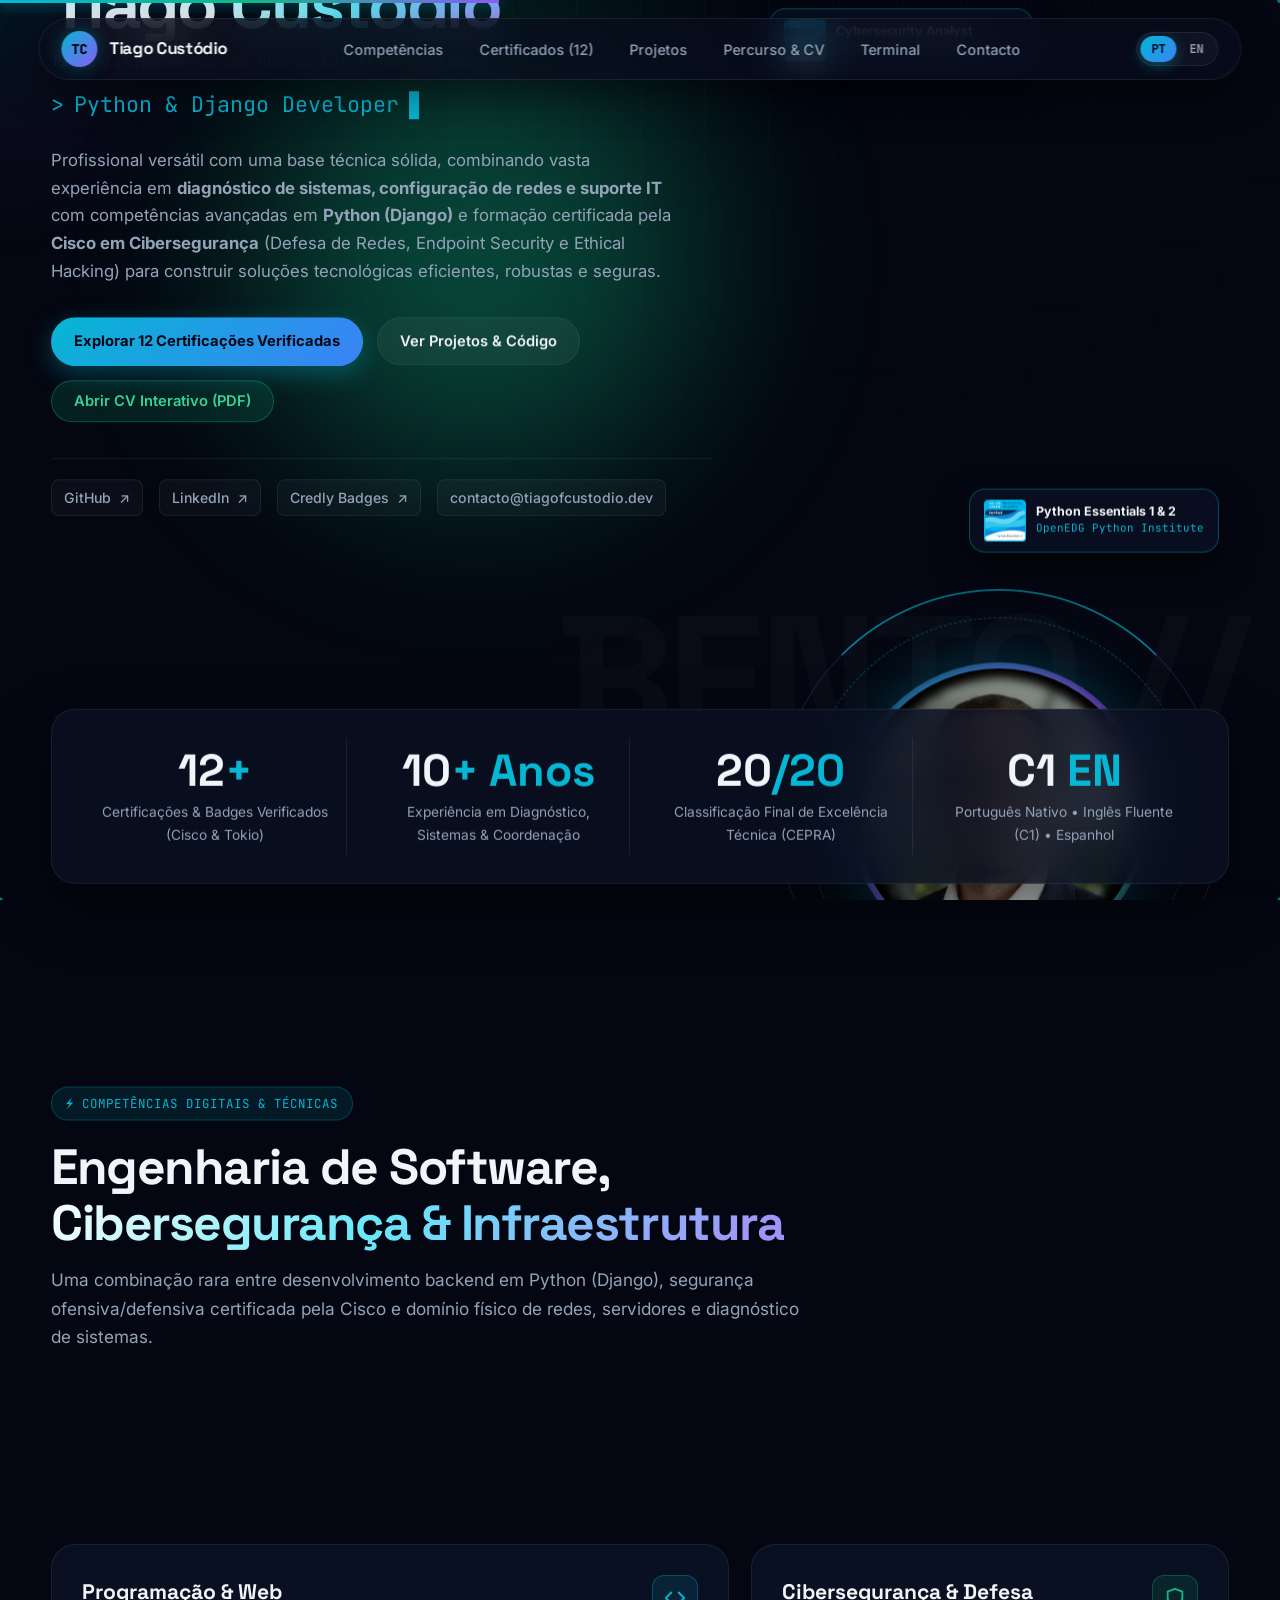
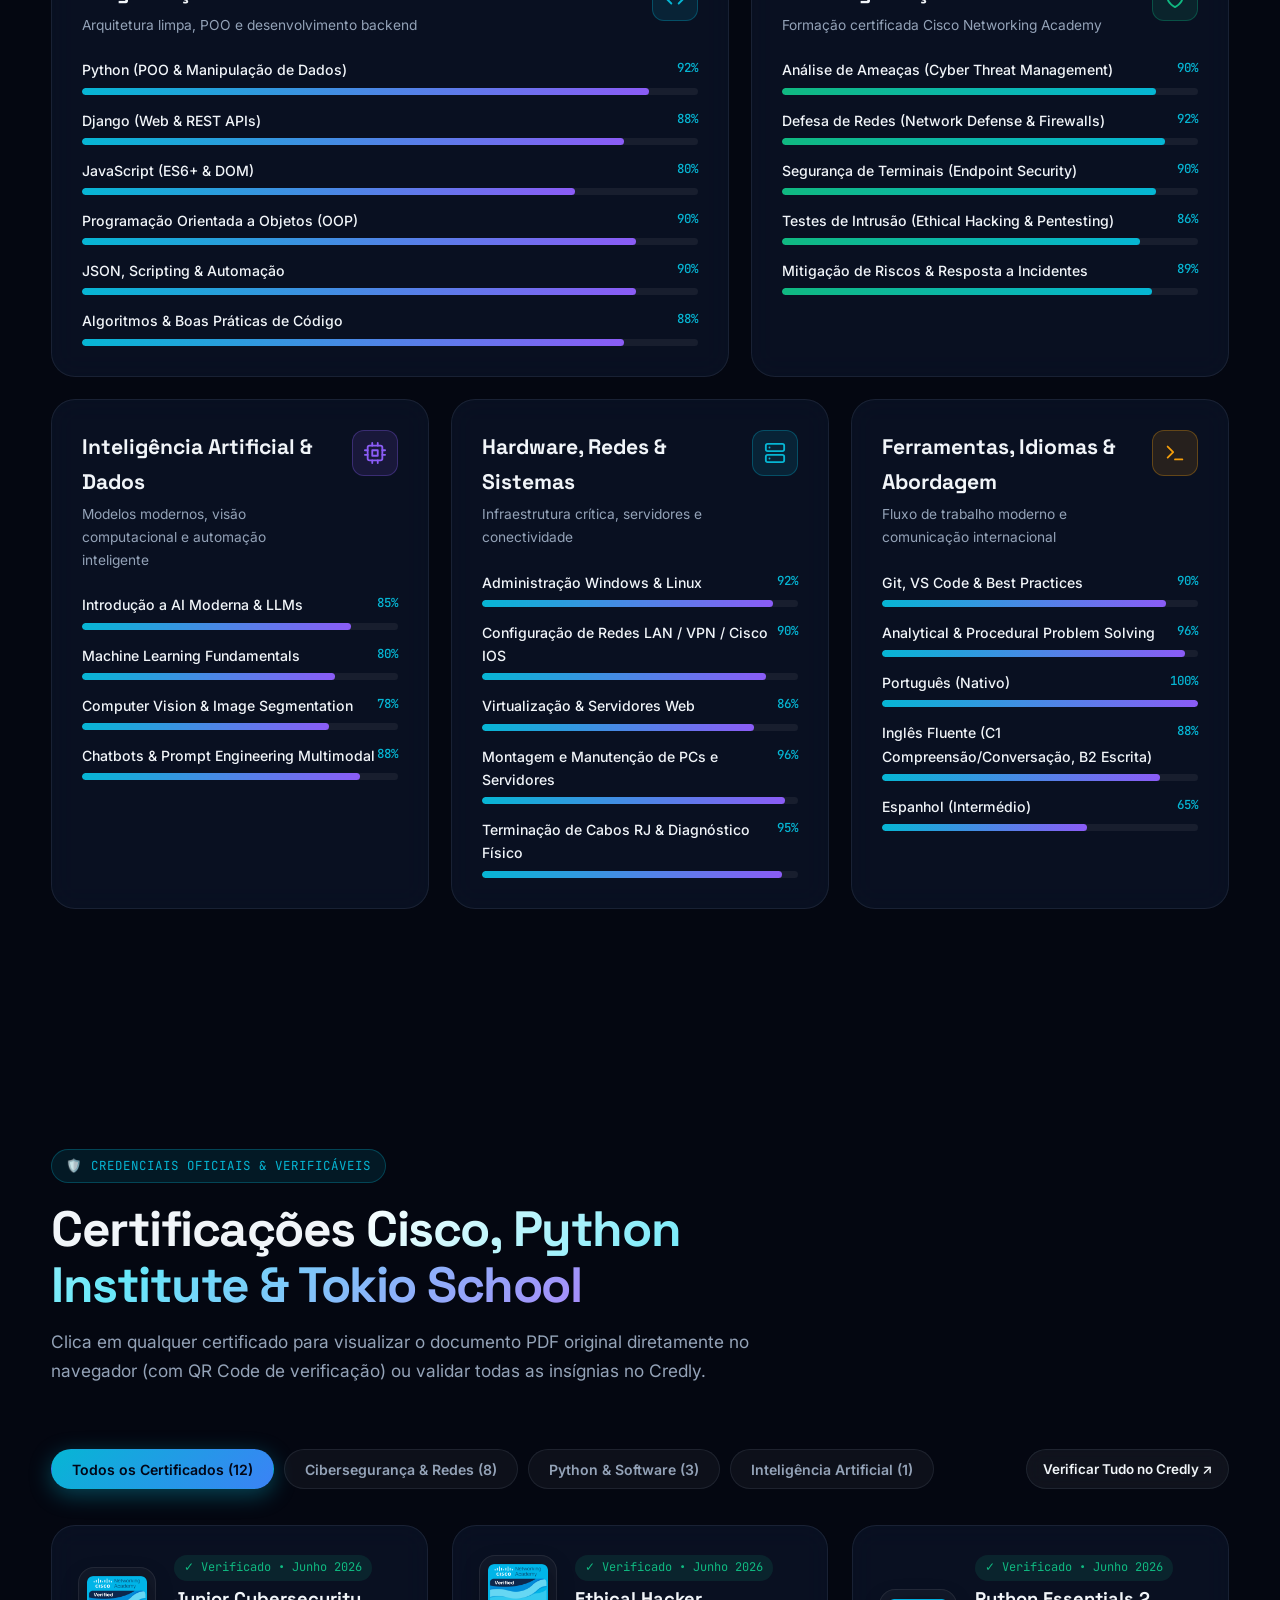
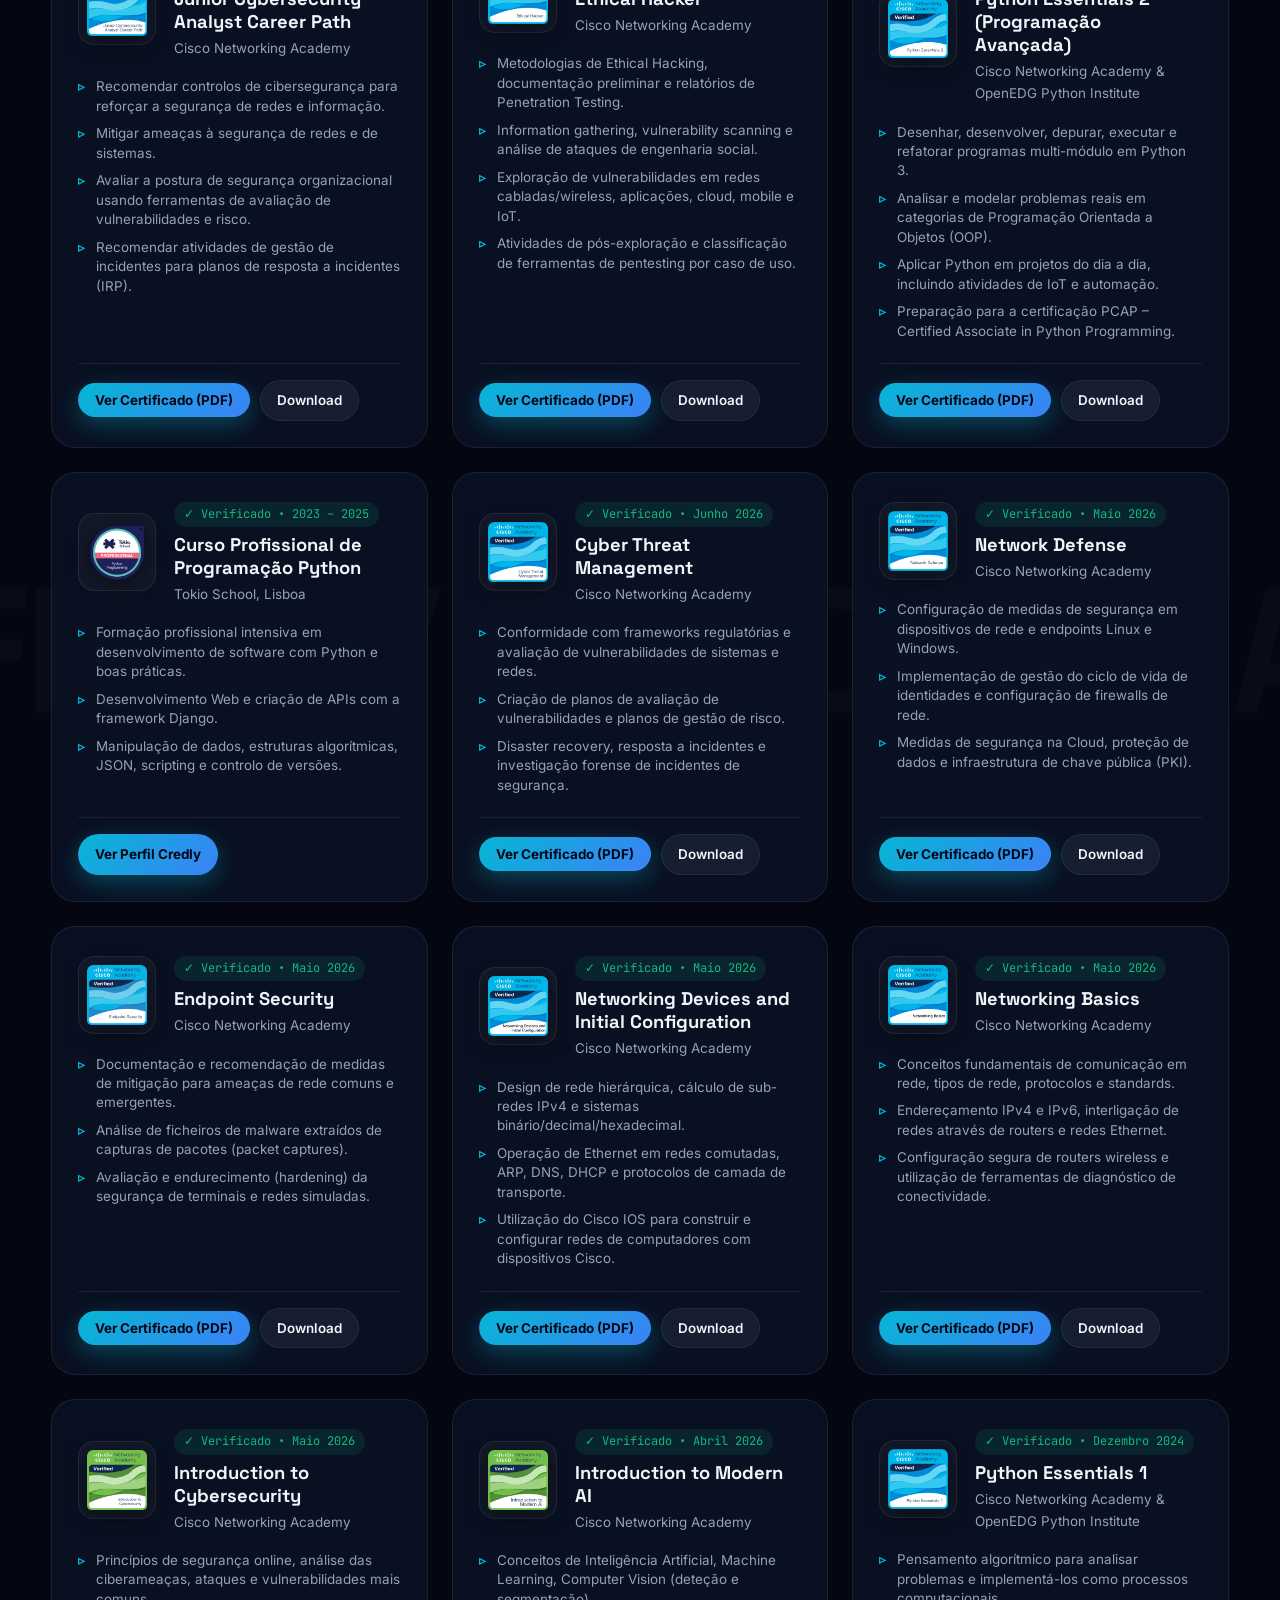
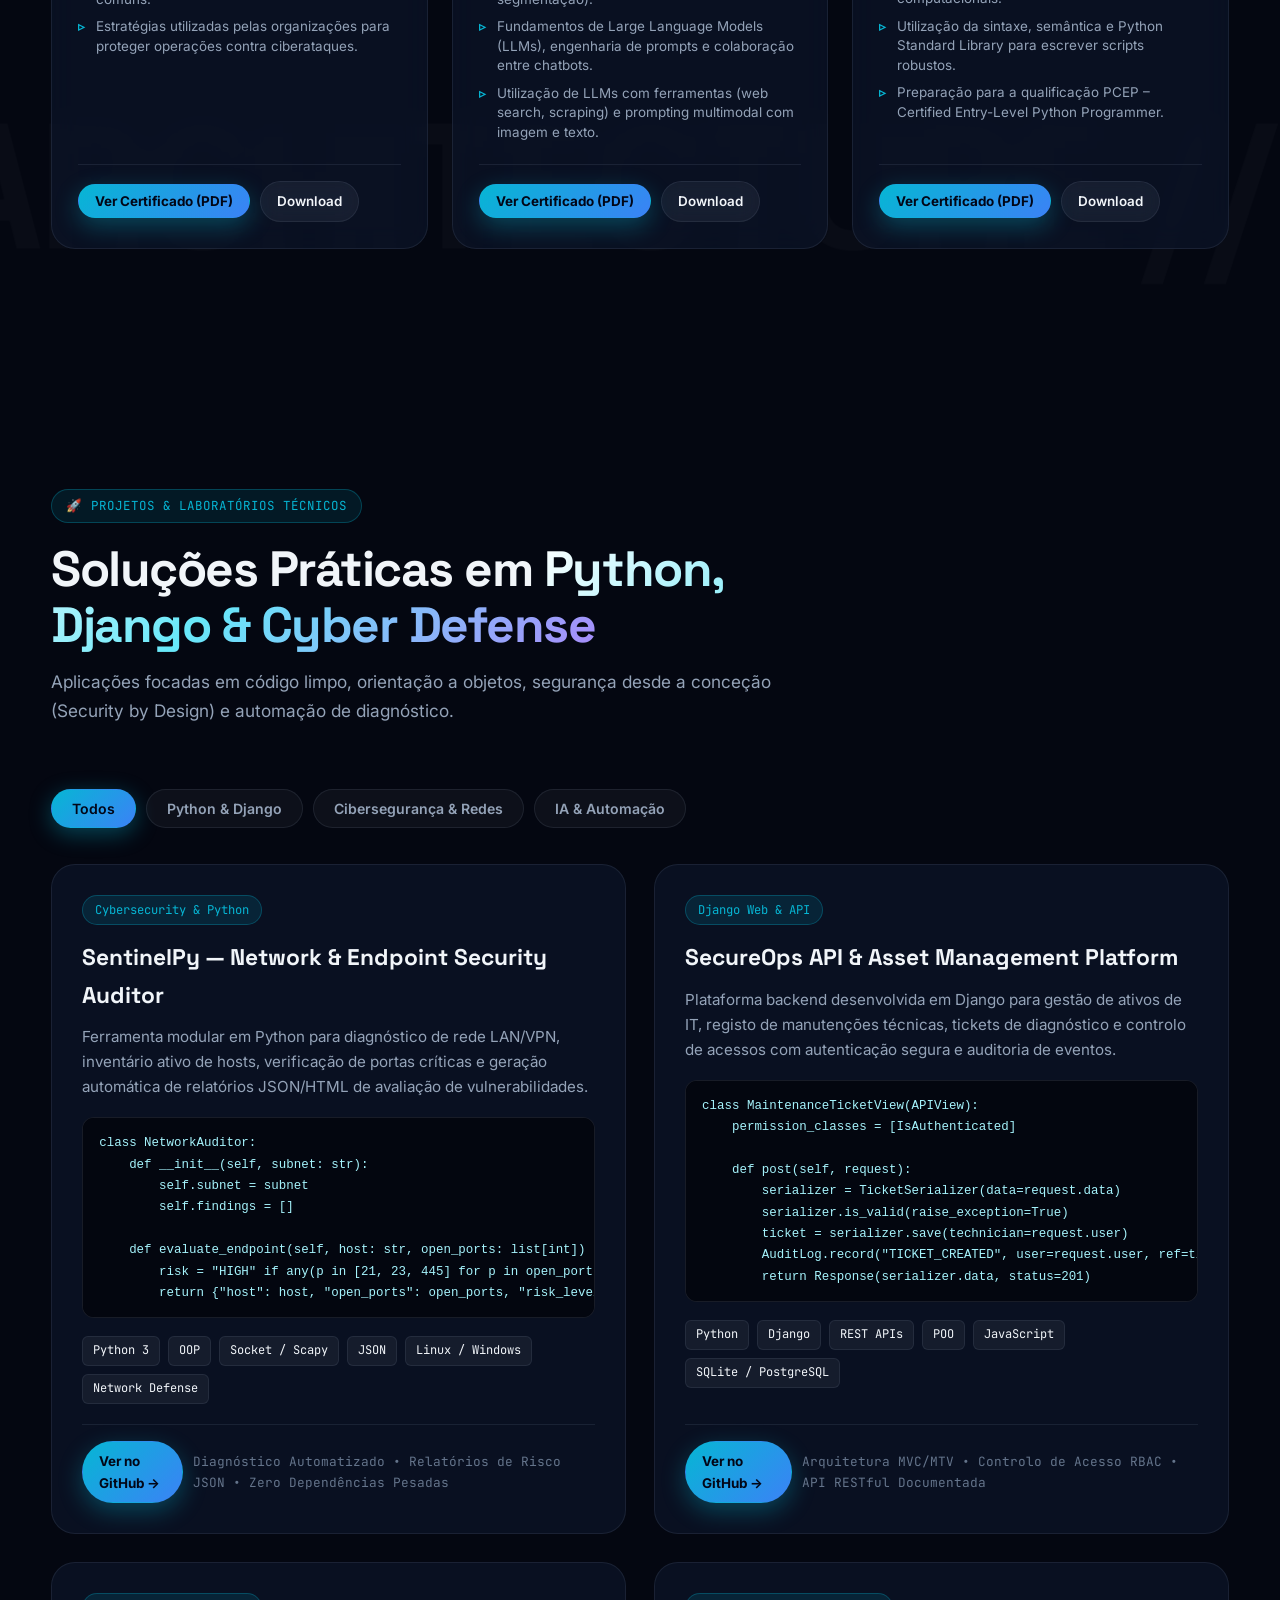
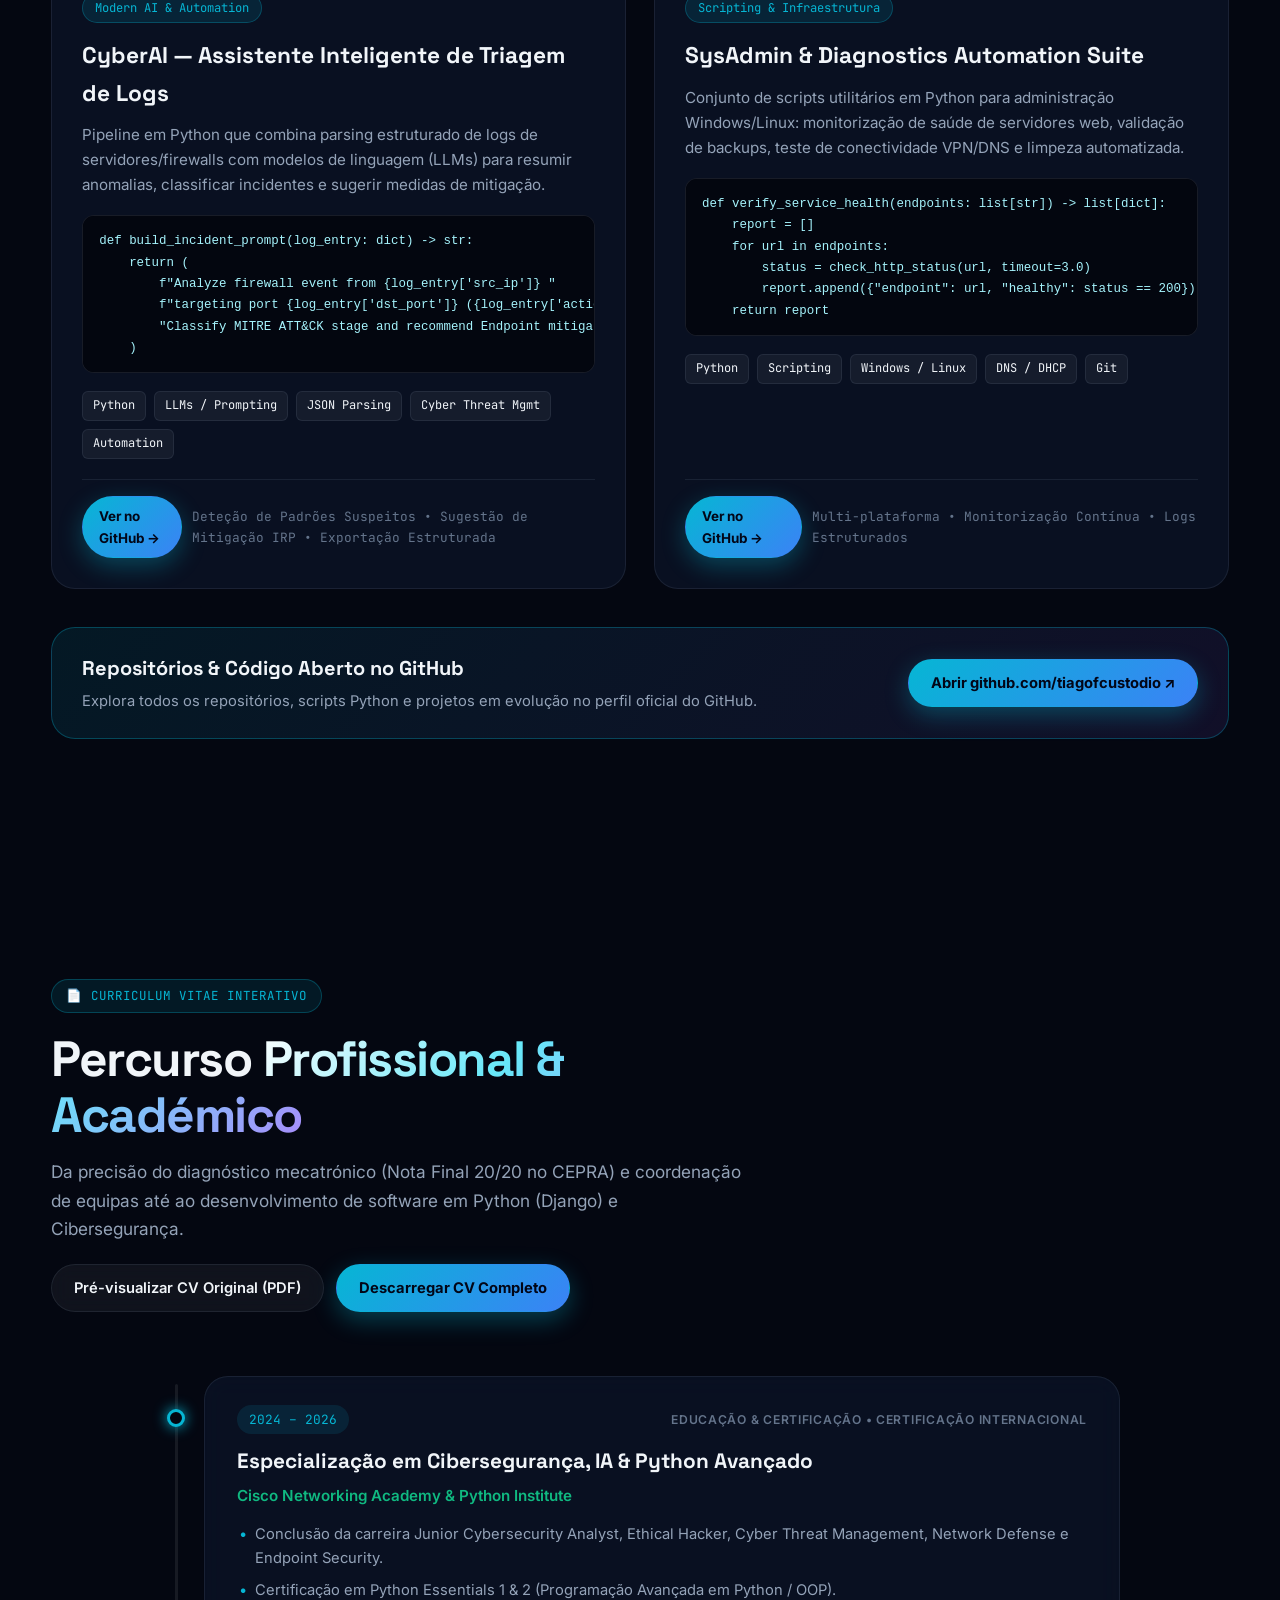
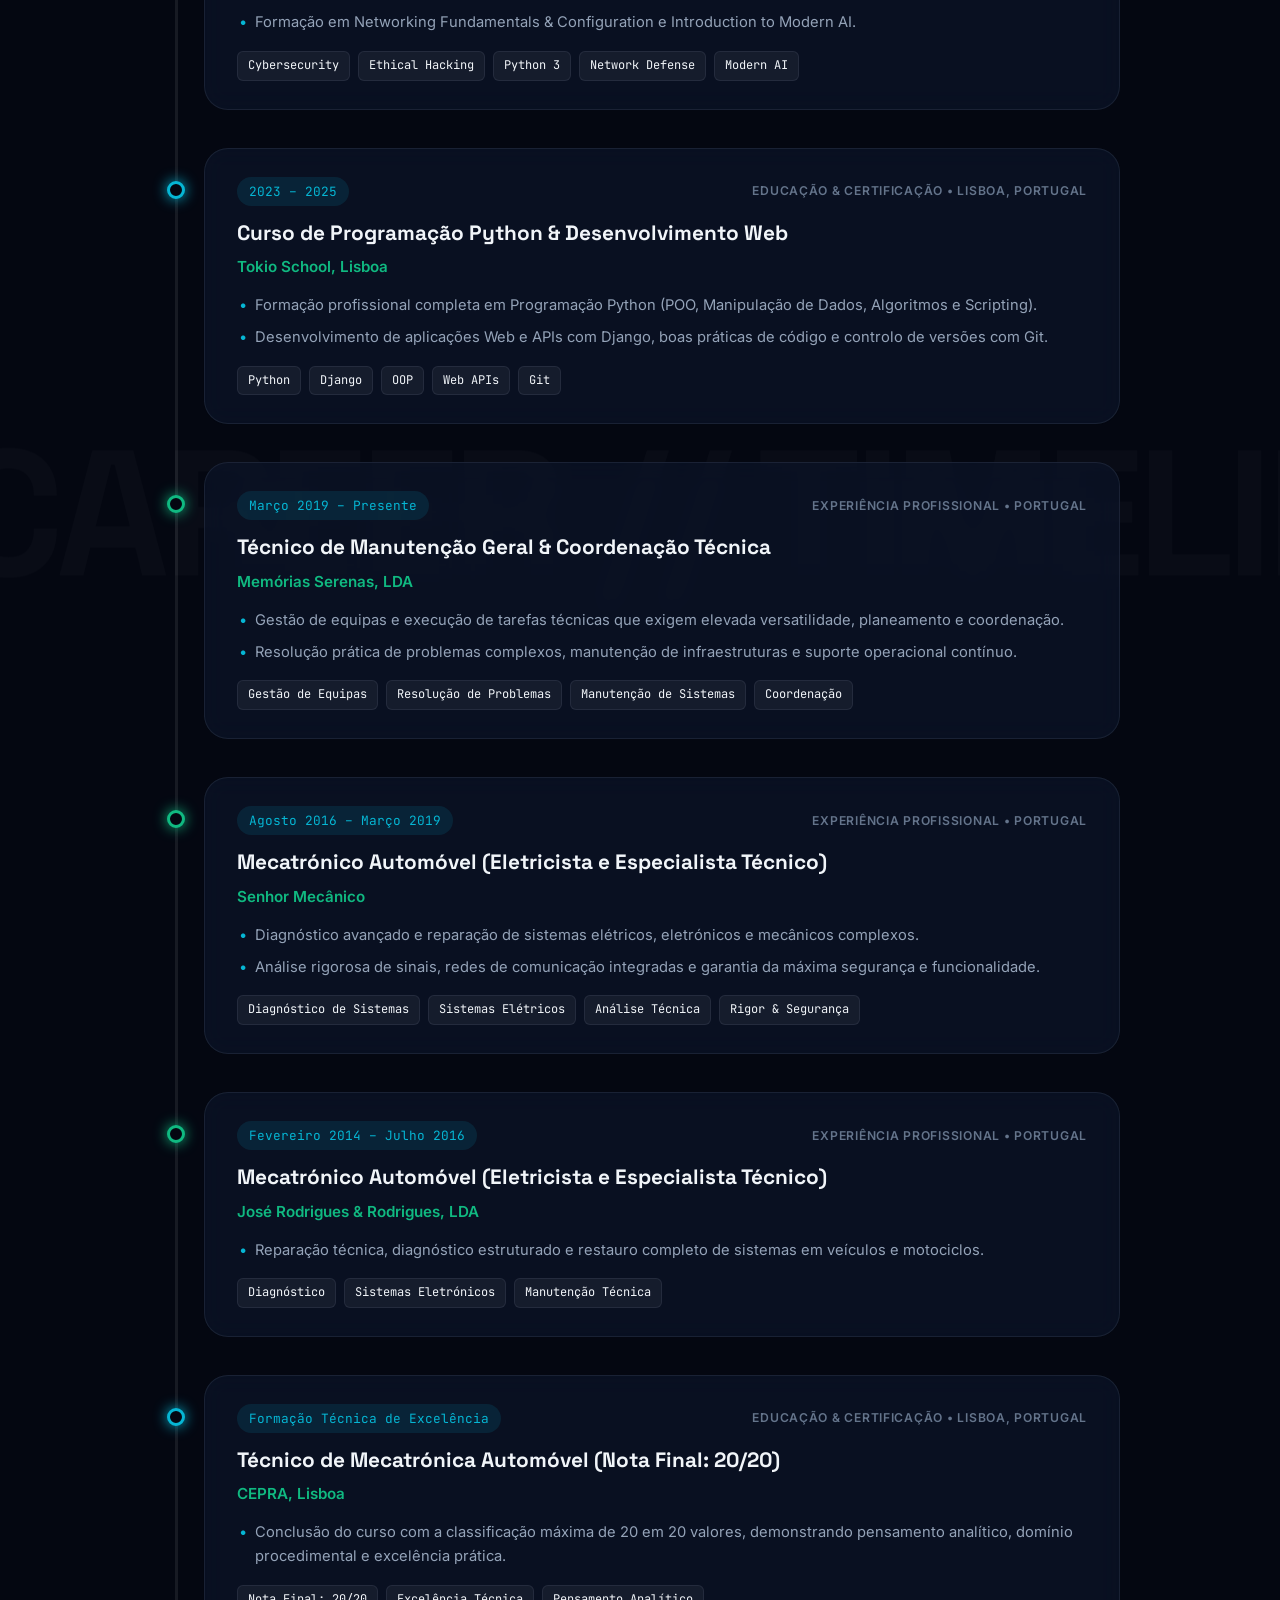
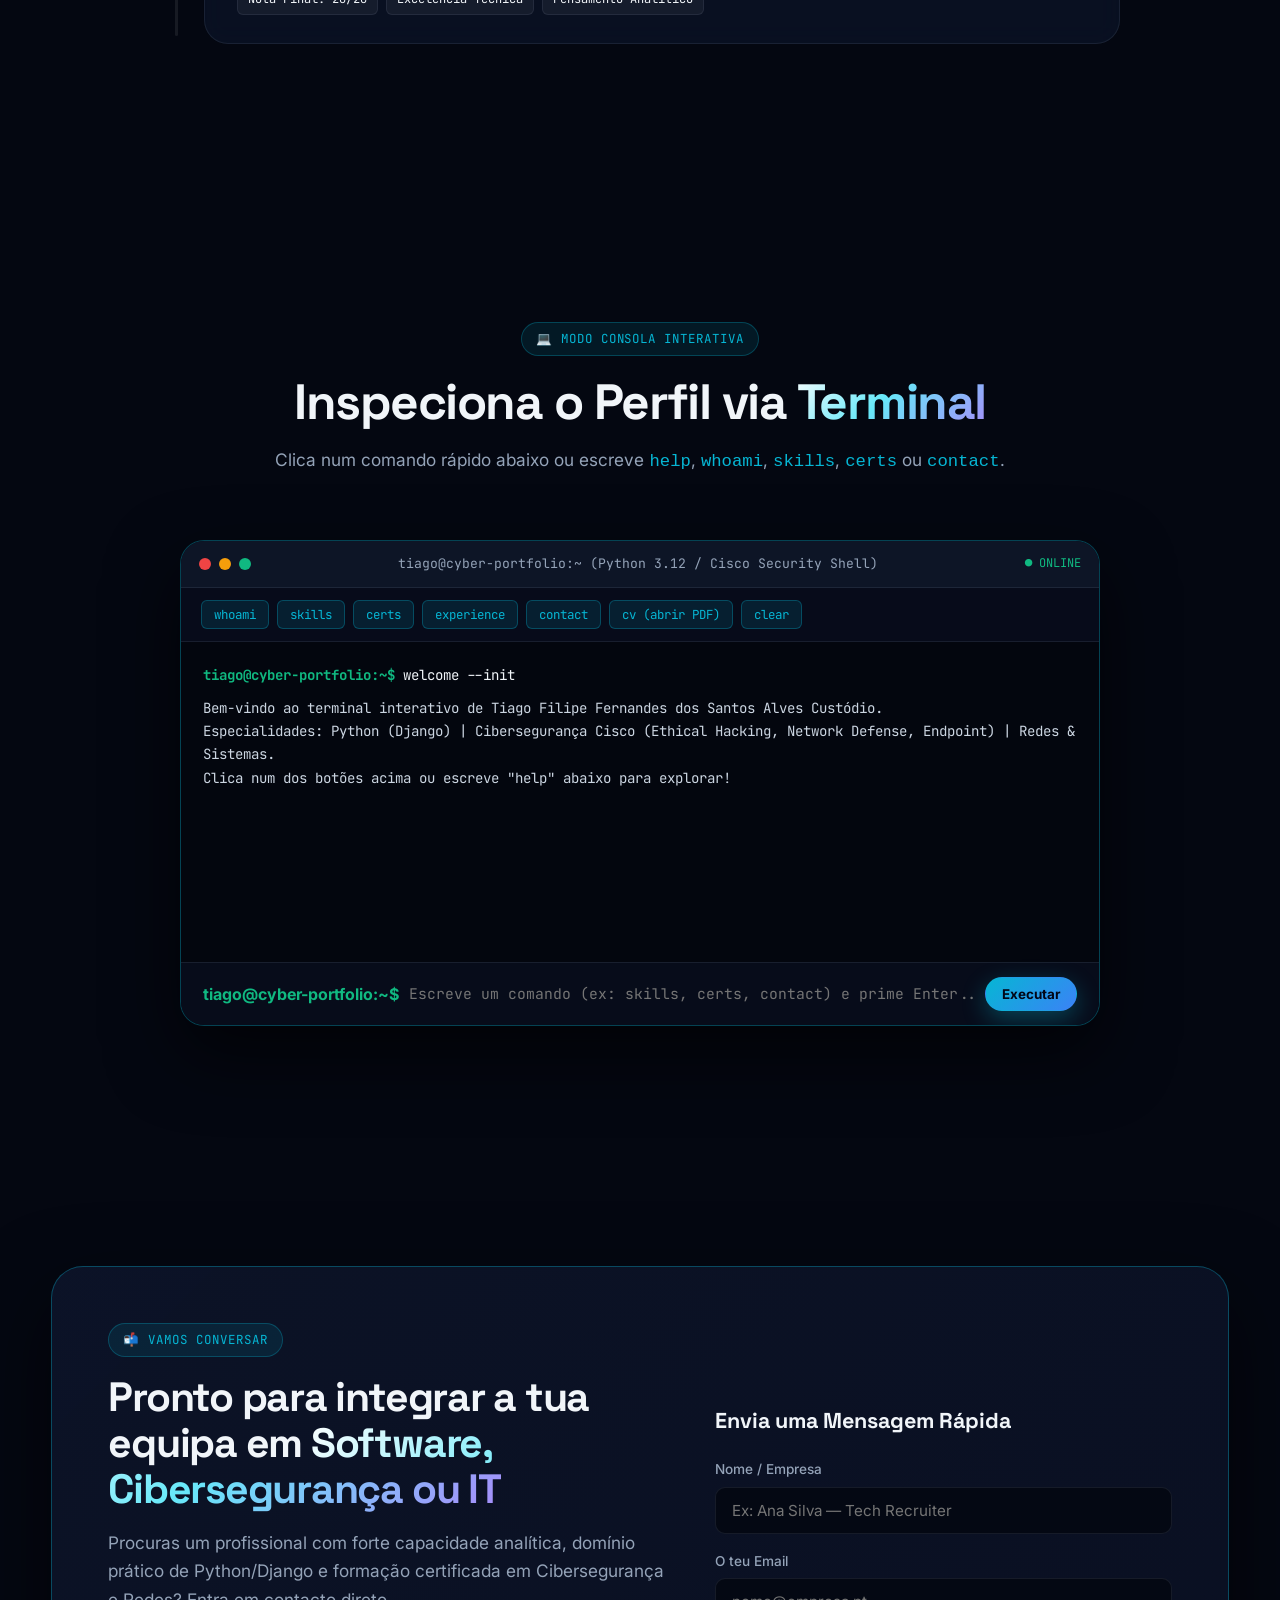
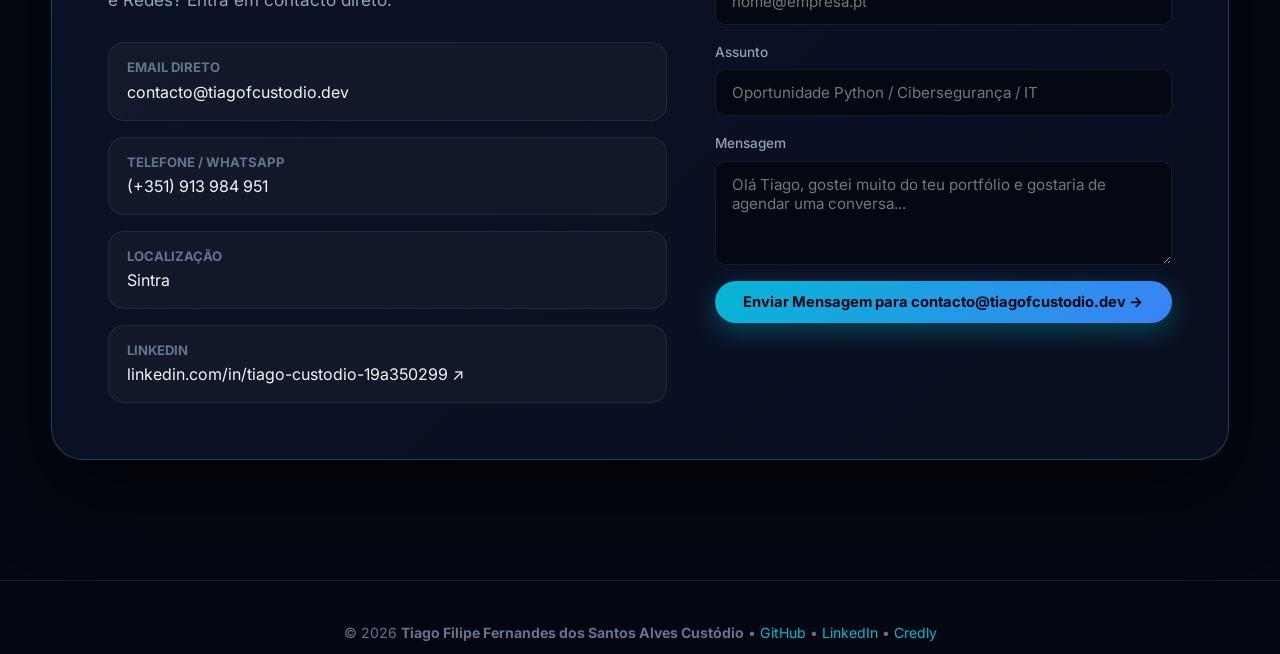
<file: index.html>
<!DOCTYPE html>
<html lang="pt-PT">
<head>
  <meta charset="UTF-8" />
  <meta name="viewport" content="width=device-width, initial-scale=1.0" />
  <title>Tiago Custódio | Python (Django) Developer &amp; Cybersecurity Specialist</title>
  <meta name="description" content="Portfólio interativo de Tiago Filipe Fernandes dos Santos Alves Custódio — Desenvolvimento Python (Django), Cibersegurança Certificada pela Cisco (Ethical Hacking, Network Defense, Endpoint Security) e Administração de Sistemas." />
  <link rel="canonical" href="https://tiagofcustodio.dev/" />
  <link rel="alternate" hreflang="pt-PT" href="https://tiagofcustodio.dev/" />
  <link rel="alternate" hreflang="en" href="https://tiagofcustodio.dev/en.html" />
  <meta property="og:title" content="Tiago Custódio | Python (Django) &amp; Cybersecurity Specialist" />
  <meta property="og:description" content="Portfólio interativo com CV, 12 Certificações Verificadas Cisco/Tokio School e Projetos em Python, Django e Cibersegurança." />
  <meta property="og:url" content="https://tiagofcustodio.dev/" />
  <meta property="og:type" content="website" />
  <meta property="og:image" content="https://tiagofcustodio.dev/assets/images/tiago-profile.jpg" />

  <!-- Google Fonts -->
  <link rel="preconnect" href="https://fonts.googleapis.com" />
  <link rel="preconnect" href="https://fonts.gstatic.com" crossorigin />
  <link href="https://fonts.googleapis.com/css2?family=Inter:wght@400;500;600;700&family=JetBrains+Mono:wght@400;600;700&family=Space+Grotesk:wght@600;700;800&display=swap" rel="stylesheet" />

  <!-- Stylesheet -->
  <link rel="stylesheet" href="css/styles.css" />
</head>
<body>

  <!-- Top Scroll Progress Indicator -->
  <div id="scroll-progress-bar" class="scroll-progress-bar"></div>

  <!-- Interactive Cursor Spotlight -->
  <div id="cursor-spotlight" class="cursor-spotlight"></div>

  <!-- Multi-Layer Parallax Background Universe -->
  <div class="parallax-universe" aria-hidden="true">
    <canvas id="cyber-canvas"></canvas>
    <div class="parallax-grid-plane" data-parallax-speed="-0.15" data-mouse-depth="14"></div>
    <div class="parallax-orb orb-cyan" data-parallax-speed="-0.25" data-mouse-depth="-28"></div>
    <div class="parallax-orb orb-purple" data-parallax-speed="0.18" data-mouse-depth="32"></div>
    <div class="parallax-orb orb-emerald" data-parallax-speed="-0.12" data-mouse-depth="20"></div>
  </div>

  <!-- Floating Glass Header -->
  <header class="site-header">
    <nav class="nav-glass" aria-label="Navegação Principal">
      <a href="#top" class="brand-logo">
        <span class="brand-monogram">TC</span>
        <span>Tiago Custódio</span>
      </a>

      <ul class="nav-links">
        <li><a href="#skills" data-i18n="navSkills">Competências</a></li>
        <li><a href="#certificados" data-i18n="navCerts">Certificados (12)</a></li>
        <li><a href="#projetos" data-i18n="navProjects">Projetos</a></li>
        <li><a href="#cv" data-i18n="navCv">Percurso &amp; CV</a></li>
        <li><a href="#terminal" data-i18n="navTerminal">Terminal</a></li>
        <li><a href="#contacto" data-i18n="navContact">Contacto</a></li>
      </ul>

      <div class="nav-actions">
        <!-- Bilingual PT / EN Switcher -->
        <div class="lang-switch" role="group" aria-label="Selecionar idioma / Select language">
          <button type="button" class="lang-btn active" data-set-lang="pt" title="Português">PT</button>
          <button type="button" class="lang-btn" data-set-lang="en" title="English">EN</button>
        </div>
      </div>
    </nav>
  </header>

  <main id="top">
    <!-- ====================================================================
         HERO SECTION (MULTI-DEPTH PARALLAX + 3D ORBITAL PORTRAIT)
         ==================================================================== -->
    <section class="hero-section">
      <div class="parallax-watermark" style="top: 14%; left: -4%;" data-parallax-speed="0.22" data-parallax-x="-0.12">
        PYTHON // CYBERSEC
      </div>

      <div class="container hero-grid">
        <!-- Left Column: Intro & CTAs -->
        <div class="hero-content" data-parallax-speed="-0.06">
          <div class="hero-badge-pill">
            <span class="brand-status-dot"></span>
            <span data-i18n="heroPill">Python (Django) • Cisco Cybersecurity Verified • Sistemas &amp; Redes</span>
          </div>

          <h1 class="hero-title">
            Tiago <span class="gradient-text">Custódio</span>
          </h1>
          <p style="font-size: 0.92rem; color: var(--text-muted); margin-top: -10px; margin-bottom: 14px; font-family: var(--font-mono);">
            Tiago Filipe Fernandes dos Santos Alves Custódio
          </p>

          <div class="hero-role-rotator" aria-live="polite">
            <span>&gt;</span>
            <span id="typewriter-text">Python &amp; Django Developer</span>
            <span class="typewriter-cursor"></span>
          </div>

          <p class="hero-bio" data-i18n-html="heroBioHtml">
            Profissional versátil com uma base técnica sólida, combinando vasta experiência em
            <strong>diagnóstico de sistemas, configuração de redes e suporte IT</strong> com competências avançadas em
            <strong>Python (Django)</strong> e formação certificada pela <strong>Cisco em Cibersegurança</strong>
            (Defesa de Redes, Endpoint Security e Ethical Hacking) para construir soluções tecnológicas eficientes, robustas e seguras.
          </p>

          <div class="hero-cta-group">
            <a href="#certificados" class="btn btn-primary" data-i18n="heroCtaCerts">
              Explorar 12 Certificações Verificadas
            </a>
            <a href="#projetos" class="btn btn-glass" data-i18n="heroCtaProjects">
              Ver Projetos &amp; Código
            </a>
            <button type="button" class="btn btn-emerald open-cv-modal-btn" data-i18n="heroCtaCv">
              Abrir CV Interativo (PDF)
            </button>
          </div>

          <div class="hero-quick-links">
            <a href="https://github.com/tiagofcustodio" target="_blank" rel="noopener" class="social-chip">
              <span>GitHub</span> ↗
            </a>
            <a href="https://www.linkedin.com/in/tiago-custodio-19a350299" target="_blank" rel="noopener" class="social-chip">
              <span>LinkedIn</span> ↗
            </a>
            <a href="https://www.credly.com/users/tiago-custodio.71ba3a41/badges#credly" target="_blank" rel="noopener" class="social-chip">
              <span>Credly Badges</span> ↗
            </a>
            <a href="mailto:contacto@tiagofcustodio.dev" class="social-chip">
              <span>contacto@tiagofcustodio.dev</span>
            </a>
          </div>
        </div>

        <!-- Right Column: 3D Parallax Portrait & Floating Badge Satellites -->
        <div class="hero-visual-stage">
          <div class="portrait-orbital-system" data-parallax-speed="0.08" data-mouse-depth="18">
            <div class="orbital-ring"></div>
            <div class="orbital-ring orbital-ring-outer"></div>

            <div class="portrait-frame">
              <img src="assets/images/tiago-profile.jpg" alt="Tiago Custódio" />
            </div>

            <!-- Satellite 1 -->
            <div class="floating-satellite sat-top-left" data-parallax-speed="-0.14" data-mouse-depth="-26">
              <img src="assets/images/badges/junior-cybersecurity-analyst.png" alt="Badge Junior Cybersecurity Analyst" />
              <div class="satellite-meta">
                <strong>Cybersecurity Analyst</strong>
                <span>Cisco Verified Career Path</span>
              </div>
            </div>

            <!-- Satellite 2 -->
            <div class="floating-satellite sat-top-right" data-parallax-speed="0.12" data-mouse-depth="24">
              <img src="assets/images/badges/tokio-python-programming.png" alt="Badge Tokio School Python" />
              <div class="satellite-meta">
                <strong>Python &amp; Django</strong>
                <span>Tokio School Professional</span>
              </div>
            </div>

            <!-- Satellite 3 -->
            <div class="floating-satellite sat-bottom-left" data-parallax-speed="0.16" data-mouse-depth="-20">
              <img src="assets/images/badges/ethical-hacker.png" alt="Badge Ethical Hacker" />
              <div class="satellite-meta">
                <strong>Ethical Hacker</strong>
                <span>Penetration Testing &amp; Defense</span>
              </div>
            </div>

            <!-- Satellite 4 -->
            <div class="floating-satellite sat-bottom-right" data-parallax-speed="-0.11" data-mouse-depth="30">
              <img src="assets/images/badges/python-essentials-2.png" alt="Badge Python Essentials 2" />
              <div class="satellite-meta">
                <strong>Python Essentials 1 &amp; 2</strong>
                <span>OpenEDG Python Institute</span>
              </div>
            </div>
          </div>
        </div>
      </div>
    </section>

    <!-- ====================================================================
         KEY METRICS RIBBON
         ==================================================================== -->
    <div class="container stats-ribbon" data-parallax-speed="-0.04">
      <div class="stats-grid">
        <div class="stat-item">
          <div class="stat-value">12<span>+</span></div>
          <div class="stat-label" data-i18n="stat1Label">Certificações &amp; Badges Verificados (Cisco &amp; Tokio)</div>
        </div>
        <div class="stat-item">
          <div class="stat-value">10<span data-i18n="stat2Suffix">+ Anos</span></div>
          <div class="stat-label" data-i18n="stat2Label">Experiência em Diagnóstico, Sistemas &amp; Coordenação</div>
        </div>
        <div class="stat-item">
          <div class="stat-value">20<span>/20</span></div>
          <div class="stat-label" data-i18n="stat3Label">Classificação Final de Excelência Técnica (CEPRA)</div>
        </div>
        <div class="stat-item">
          <div class="stat-value">C1<span> EN</span></div>
          <div class="stat-label" data-i18n="stat4Label">Português Nativo • Inglês Fluente (C1) • Espanhol</div>
        </div>
      </div>
    </div>

    <!-- ====================================================================
         ARSENAL TECNOLÓGICO (BENTO GRID + SPOTLIGHT + SKILL BARS)
         ==================================================================== -->
    <section id="skills" class="section">
      <div class="parallax-watermark" style="top: 8%; right: -6%;" data-parallax-speed="-0.16" data-parallax-x="0.1">
        BENTO // STACK
      </div>

      <div class="container">
        <div class="section-header" data-parallax-speed="-0.03">
          <span class="eyebrow" data-i18n="skillsEyebrow">⚡ Competências Digitais &amp; Técnicas</span>
          <h2 class="section-title" data-i18n-html="skillsTitleHtml">
            Engenharia de Software, <span class="gradient-text">Cibersegurança &amp; Infraestrutura</span>
          </h2>
          <p class="section-subtitle" data-i18n="skillsSubtitle">
            Uma combinação rara entre desenvolvimento backend em Python (Django), segurança ofensiva/defensiva certificada pela Cisco e domínio físico de redes, servidores e diagnóstico de sistemas.
          </p>
        </div>

        <div id="bento-skills-grid" class="bento-grid"></div>
      </div>
    </section>

    <!-- ====================================================================
         CERTIFICATES VAULT (12 OFFICIAL BADGES + INTERACTIVE PDF VIEWER)
         ==================================================================== -->
    <section id="certificados" class="section">
      <div class="parallax-watermark" style="top: 12%; left: -5%;" data-parallax-speed="0.18" data-parallax-x="-0.08">
        VERIFIED // CREDENTIALS
      </div>

      <div class="container">
        <div class="section-header">
          <span class="eyebrow" data-i18n="certsEyebrow">🛡️ Credenciais Oficiais &amp; Verificáveis</span>
          <h2 class="section-title" data-i18n-html="certsTitleHtml">
            Certificações <span class="gradient-text">Cisco, Python Institute &amp; Tokio School</span>
          </h2>
          <p class="section-subtitle" data-i18n="certsSubtitle">
            Clica em qualquer certificado para visualizar o documento PDF original diretamente no navegador (com QR Code de verificação) ou validar todas as insígnias no Credly.
          </p>
        </div>

        <div class="filter-tabs" role="tablist" aria-label="Filtrar certificados por área">
          <button type="button" class="filter-btn active" data-cert-filter="all" data-i18n="certFilterAll">Todos os Certificados (12)</button>
          <button type="button" class="filter-btn" data-cert-filter="cyber" data-i18n="certFilterCyber">Cibersegurança &amp; Redes (8)</button>
          <button type="button" class="filter-btn" data-cert-filter="python" data-i18n="certFilterPython">Python &amp; Software (3)</button>
          <button type="button" class="filter-btn" data-cert-filter="ai" data-i18n="certFilterAi">Inteligência Artificial (1)</button>
          <a href="https://www.credly.com/users/tiago-custodio.71ba3a41/badges#credly" target="_blank" rel="noopener" class="btn btn-glass btn-sm" style="margin-left:auto;" data-i18n="certCredlyBtn">
            Verificar Tudo no Credly ↗
          </a>
        </div>

        <div id="certificates-grid" class="certs-grid"></div>
      </div>
    </section>

    <!-- ====================================================================
         PROJECTS SHOWCASE & LIVE GITHUB SYNC
         ==================================================================== -->
    <section id="projetos" class="section">
      <div class="parallax-watermark" style="top: 15%; right: -5%;" data-parallax-speed="-0.15" data-parallax-x="0.09">
        ARCHITECTURE // CODE
      </div>

      <div class="container">
        <div class="section-header">
          <span class="eyebrow" data-i18n="projEyebrow">🚀 Projetos &amp; Laboratórios Técnicos</span>
          <h2 class="section-title" data-i18n-html="projTitleHtml">
            Soluções Práticas em <span class="gradient-text">Python, Django &amp; Cyber Defense</span>
          </h2>
          <p class="section-subtitle" data-i18n="projSubtitle">
            Aplicações focadas em código limpo, orientação a objetos, segurança desde a conceção (Security by Design) e automação de diagnóstico.
          </p>
        </div>

        <div class="filter-tabs" role="tablist" aria-label="Filtrar projetos">
          <button type="button" class="filter-btn active" data-proj-filter="all" data-i18n="projFilterAll">Todos</button>
          <button type="button" class="filter-btn" data-proj-filter="python" data-i18n="projFilterPython">Python &amp; Django</button>
          <button type="button" class="filter-btn" data-proj-filter="cyber" data-i18n="projFilterCyber">Cibersegurança &amp; Redes</button>
          <button type="button" class="filter-btn" data-proj-filter="ai" data-i18n="projFilterAi">IA &amp; Automação</button>
        </div>

        <div id="projects-grid" class="projects-grid"></div>

        <!-- Live GitHub Sync Banner -->
        <div class="github-live-banner">
          <div>
            <h3 style="font-family:var(--font-display); font-size:1.25rem; margin-bottom:4px;" data-i18n="githubBannerTitle">
              Repositórios &amp; Código Aberto no GitHub
            </h3>
            <p id="github-live-status" style="color:var(--text-secondary); font-size:0.92rem;" data-i18n="githubBannerSub">
              Explora todos os repositórios, scripts Python e projetos em evolução no perfil oficial do GitHub.
            </p>
          </div>
          <a href="https://github.com/tiagofcustodio" target="_blank" rel="noopener" class="btn btn-primary" data-i18n="githubBannerBtn">
            Abrir github.com/tiagofcustodio ↗
          </a>
        </div>
        <div id="github-live-repos" style="display:none; grid-template-columns: repeat(auto-fit, minmax(260px, 1fr)); gap:16px; margin-top:18px;"></div>
      </div>
    </section>

    <!-- ====================================================================
         SCROLL-DRIVEN LASER TIMELINE (EXPERIÊNCIA & EDUCAÇÃO - CV)
         ==================================================================== -->
    <section id="cv" class="section">
      <div class="parallax-watermark" style="top: 20%; left: -4%;" data-parallax-speed="0.14">
        CAREER // TIMELINE
      </div>

      <div class="container">
        <div class="section-header" style="display:flex; justify-content:space-between; align-items:flex-end; flex-wrap:wrap; gap:20px; max-width:100%;">
          <div style="max-width:700px;">
            <span class="eyebrow" data-i18n="cvEyebrow">📄 Curriculum Vitae Interativo</span>
            <h2 class="section-title" data-i18n-html="cvTitleHtml">
              Percurso <span class="gradient-text">Profissional &amp; Académico</span>
            </h2>
            <p class="section-subtitle" data-i18n="cvSubtitle">
              Da precisão do diagnóstico mecatrónico (Nota Final 20/20 no CEPRA) e coordenação de equipas até ao desenvolvimento de software em Python (Django) e Cibersegurança.
            </p>
          </div>
          <div style="display:flex; gap:12px;">
            <button type="button" class="btn btn-glass open-cv-modal-btn" data-i18n="cvPreviewBtn">
              Pré-visualizar CV Original (PDF)
            </button>
            <a href="assets/cv/Tiago_Custodio_CV.pdf" download class="btn btn-primary" data-i18n="cvDownloadFullBtn">
              Descarregar CV Completo
            </a>
          </div>
        </div>

        <div id="timeline-wrapper" class="timeline-wrapper">
          <div class="timeline-track">
            <div id="timeline-laser" class="timeline-laser-progress"></div>
          </div>
          <div id="cv-timeline-items"></div>
        </div>
      </div>
    </section>

    <!-- ====================================================================
         INTERACTIVE CYBER TERMINAL (RECRUITER / DEV CONSOLE)
         ==================================================================== -->
    <section id="terminal" class="section">
      <div class="container">
        <div class="section-header" style="margin-inline:auto; text-align:center;">
          <span class="eyebrow" data-i18n="termEyebrow">💻 Modo Consola Interativa</span>
          <h2 class="section-title" data-i18n-html="termTitleHtml">
            Inspeciona o Perfil via <span class="gradient-text">Terminal</span>
          </h2>
          <p class="section-subtitle" data-i18n-html="termSubtitleHtml">
            Clica num comando rápido abaixo ou escreve <code style="color:var(--accent-cyan);">help</code>, <code style="color:var(--accent-cyan);">whoami</code>, <code style="color:var(--accent-cyan);">skills</code>, <code style="color:var(--accent-cyan);">certs</code> ou <code style="color:var(--accent-cyan);">contact</code>.
          </p>
        </div>

        <div class="terminal-window">
          <div class="terminal-bar">
            <div class="terminal-dots">
              <span class="dot-red"></span>
              <span class="dot-yellow"></span>
              <span class="dot-green"></span>
            </div>
            <span class="terminal-title">tiago@cyber-portfolio:~ (Python 3.12 / Cisco Security Shell)</span>
            <span style="font-family:var(--font-mono); font-size:0.75rem; color:var(--accent-emerald);">● ONLINE</span>
          </div>

          <div class="terminal-chips">
            <button type="button" class="cmd-chip" data-term-cmd="whoami">whoami</button>
            <button type="button" class="cmd-chip" data-term-cmd="skills">skills</button>
            <button type="button" class="cmd-chip" data-term-cmd="certs">certs</button>
            <button type="button" class="cmd-chip" data-term-cmd="experience">experience</button>
            <button type="button" class="cmd-chip" data-term-cmd="contact">contact</button>
            <button type="button" class="cmd-chip" data-term-cmd="cv" data-i18n="termCvChip">cv (abrir PDF)</button>
            <button type="button" class="cmd-chip" data-term-cmd="clear">clear</button>
          </div>

          <div id="terminal-body" class="terminal-body" role="log" aria-live="polite">
            <div class="term-line"><span class="term-prompt">tiago@cyber-portfolio:~$</span> welcome --init</div>
            <div class="term-line term-output" data-i18n="termWelcome">Bem-vindo ao terminal interativo de Tiago Filipe Fernandes dos Santos Alves Custódio.
Especialidades: Python (Django) | Cibersegurança Cisco (Ethical Hacking, Network Defense, Endpoint) | Redes &amp; Sistemas.
Clica num dos botões acima ou escreve "help" abaixo para explorar!</div>
          </div>

          <form id="terminal-form" class="terminal-input-row">
            <span class="term-prompt">tiago@cyber-portfolio:~$</span>
            <input
              id="terminal-input"
              type="text"
              class="terminal-input"
              data-i18n-placeholder="termPlaceholder"
              placeholder="Escreve um comando (ex: skills, certs, contact) e prime Enter..."
              autocomplete="off"
              aria-label="Comando do terminal"
            />
            <button type="submit" class="btn btn-primary btn-sm" data-i18n="termRunBtn">Executar</button>
          </form>
        </div>
      </div>
    </section>

    <!-- ====================================================================
         CONTACT SECTION
         ==================================================================== -->
    <section id="contacto" class="section">
      <div class="container">
        <div class="contact-card">
          <div>
            <span class="eyebrow" data-i18n="contactEyebrow">📬 Vamos Conversar</span>
            <h2 class="section-title" style="font-size:clamp(1.8rem, 3.2vw, 2.6rem);" data-i18n-html="contactTitleHtml">
              Pronto para integrar a tua equipa em <span class="gradient-text">Software, Cibersegurança ou IT</span>
            </h2>
            <p class="section-subtitle" data-i18n="contactSubtitle">
              Procuras um profissional com forte capacidade analítica, domínio prático de Python/Django e formação certificada em Cibersegurança e Redes? Entra em contacto direto.
            </p>

            <div class="contact-list">
              <a href="mailto:contacto@tiagofcustodio.dev" class="contact-item">
                <div>
                  <strong style="display:block; font-size:0.82rem; color:var(--text-muted);" data-i18n="contactEmailLabel">EMAIL DIRETO</strong>
                  <span>contacto@tiagofcustodio.dev</span>
                </div>
              </a>

              <a href="tel:+351913984951" class="contact-item">
                <div>
                  <strong style="display:block; font-size:0.82rem; color:var(--text-muted);" data-i18n="contactPhoneLabel">TELEFONE / WHATSAPP</strong>
                  <span>(+351) 913 984 951</span>
                </div>
              </a>

              <div class="contact-item">
                <div>
                  <strong style="display:block; font-size:0.82rem; color:var(--text-muted);" data-i18n="contactLocationLabel">LOCALIZAÇÃO</strong>
                  <span>Sintra</span>
                </div>
              </div>

              <a href="https://www.linkedin.com/in/tiago-custodio-19a350299" target="_blank" rel="noopener" class="contact-item">
                <div>
                  <strong style="display:block; font-size:0.82rem; color:var(--text-muted);">LINKEDIN</strong>
                  <span>linkedin.com/in/tiago-custodio-19a350299 ↗</span>
                </div>
              </a>
            </div>
          </div>

          <form id="contact-form" class="contact-form">
            <h3 style="font-family:var(--font-display); font-size:1.35rem; margin-bottom:4px;" data-i18n="contactFormTitle">
              Envia uma Mensagem Rápida
            </h3>
            <div class="form-group">
              <label for="cf-name" data-i18n="contactNameLabel">Nome / Empresa</label>
              <input id="cf-name" type="text" class="form-control" required data-i18n-placeholder="contactNamePlaceholder" placeholder="Ex: Ana Silva — Tech Recruiter" />
            </div>
            <div class="form-group">
              <label for="cf-email" data-i18n="contactYourEmailLabel">O teu Email</label>
              <input id="cf-email" type="email" class="form-control" required data-i18n-placeholder="contactYourEmailPlaceholder" placeholder="nome@empresa.pt" />
            </div>
            <div class="form-group">
              <label for="cf-subject" data-i18n="contactSubjectLabel">Assunto</label>
              <input id="cf-subject" type="text" class="form-control" data-i18n-placeholder="contactSubjectPlaceholder" placeholder="Oportunidade Python / Cibersegurança / IT" />
            </div>
            <div class="form-group">
              <label for="cf-message" data-i18n="contactMsgLabel">Mensagem</label>
              <textarea id="cf-message" rows="4" class="form-control" required data-i18n-placeholder="contactMsgPlaceholder" placeholder="Olá Tiago, gostei muito do teu portfólio e gostaria de agendar uma conversa..."></textarea>
            </div>
            <button type="submit" class="btn btn-primary" style="width:100%;" data-i18n="contactSubmitBtn">
              Enviar Mensagem para contacto@tiagofcustodio.dev →
            </button>
          </form>
        </div>
      </div>
    </section>
  </main>

  <!-- Footer -->
  <footer class="site-footer">
    <div class="container">
      <p>
        © 2026 <strong>Tiago Filipe Fernandes dos Santos Alves Custódio</strong> •
        <a href="https://github.com/tiagofcustodio" target="_blank" rel="noopener" style="color:var(--accent-cyan); text-decoration:none;">GitHub</a> •
        <a href="https://www.linkedin.com/in/tiago-custodio-19a350299" target="_blank" rel="noopener" style="color:var(--accent-cyan); text-decoration:none;">LinkedIn</a> •
        <a href="https://www.credly.com/users/tiago-custodio.71ba3a41/badges#credly" target="_blank" rel="noopener" style="color:var(--accent-cyan); text-decoration:none;">Credly</a>
      </p>
    </div>
  </footer>

  <!-- ====================================================================
       INTERACTIVE PDF VIEWER MODAL (FOR CERTIFICATES & CV)
       ==================================================================== -->
  <div id="pdf-modal" class="modal-backdrop" role="dialog" aria-modal="true" aria-labelledby="pdf-modal-title">
    <div class="modal-dialog">
      <div class="modal-header">
        <strong id="pdf-modal-title" style="font-family:var(--font-display); font-size:1.05rem;">
          Documento Oficial
        </strong>
        <div style="display:flex; gap:10px; align-items:center;">
          <a id="pdf-modal-download" href="#" download class="btn btn-primary btn-sm" data-i18n="modalDownloadBtn">
            Descarregar PDF
          </a>
          <button id="pdf-modal-close" type="button" class="btn btn-glass btn-sm" data-i18n="modalCloseBtn">
            ✕ Fechar (Esc)
          </button>
        </div>
      </div>
      <div class="modal-body">
        <iframe id="pdf-modal-iframe" title="PDF Preview"></iframe>
      </div>
    </div>
  </div>

  <!-- Scripts -->
  <script src="js/data.js"></script>
  <script src="js/main.js"></script>
</body>
</html>
</file>
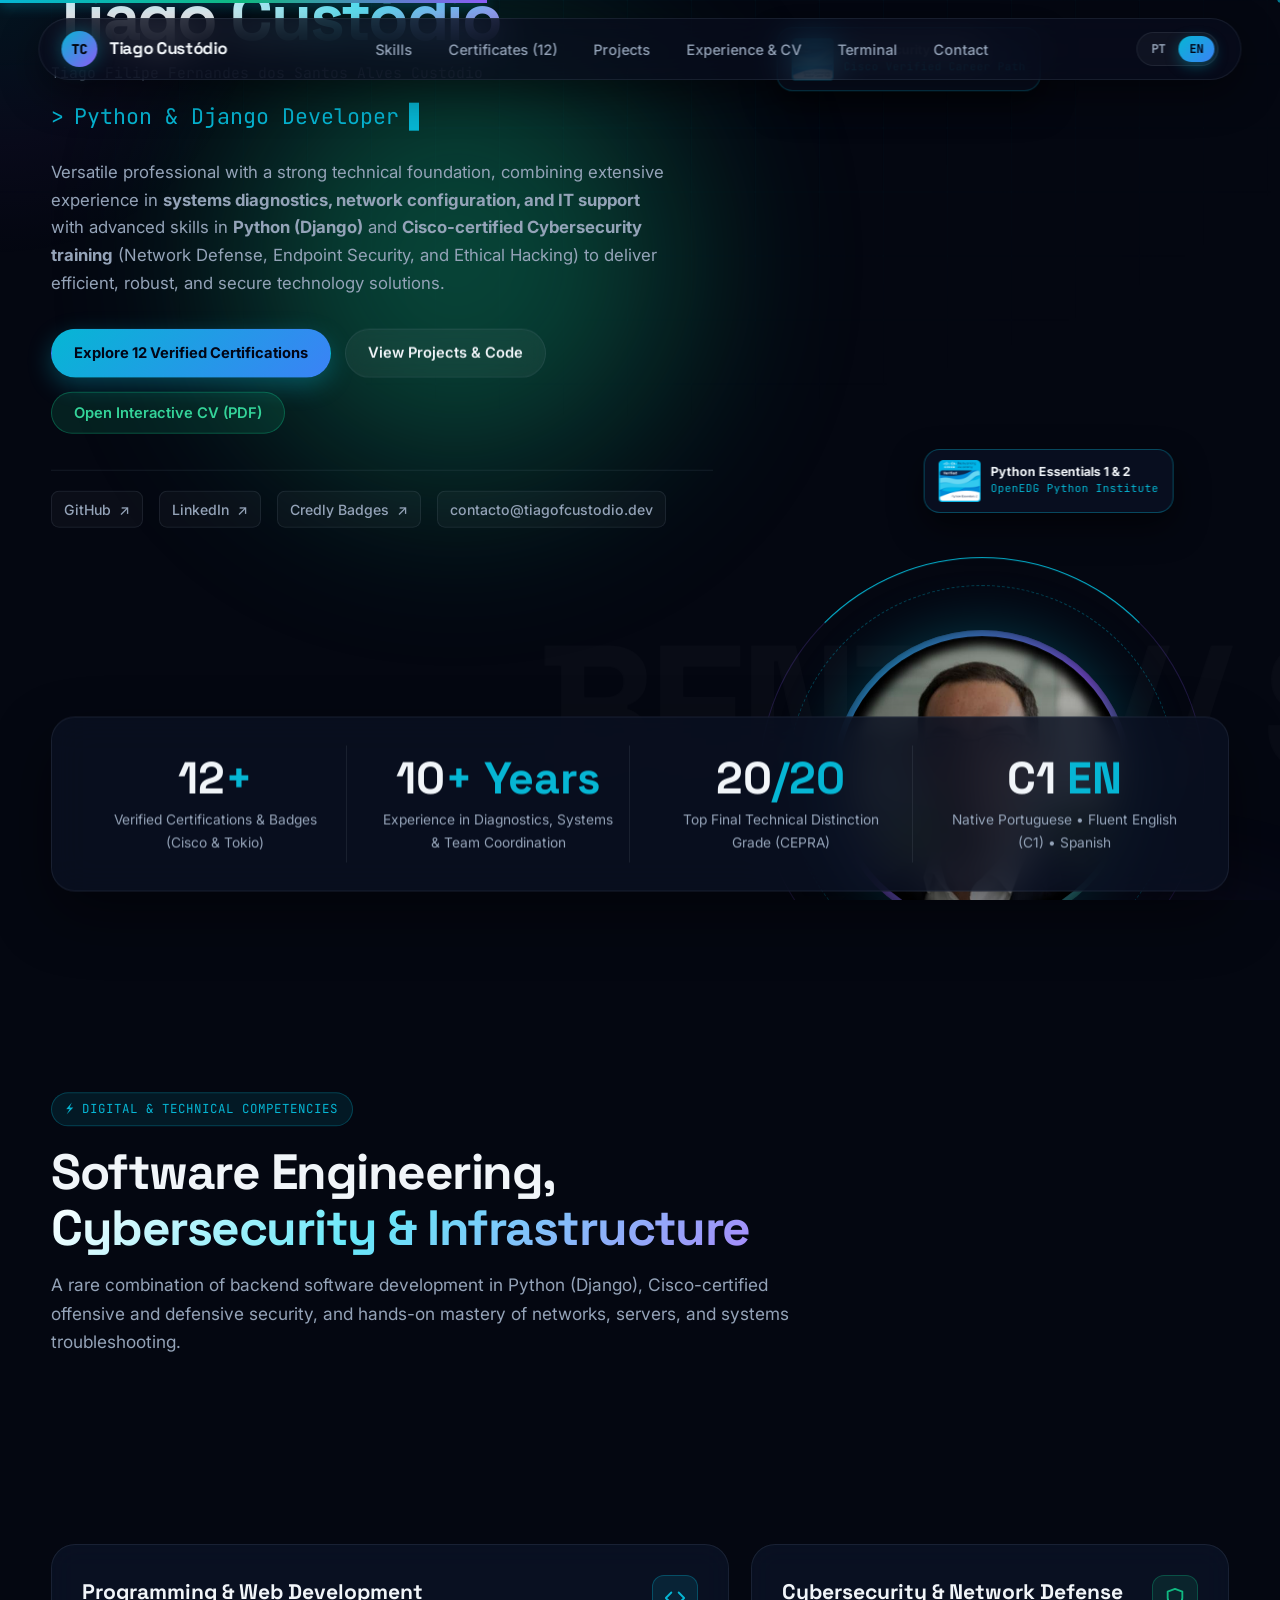
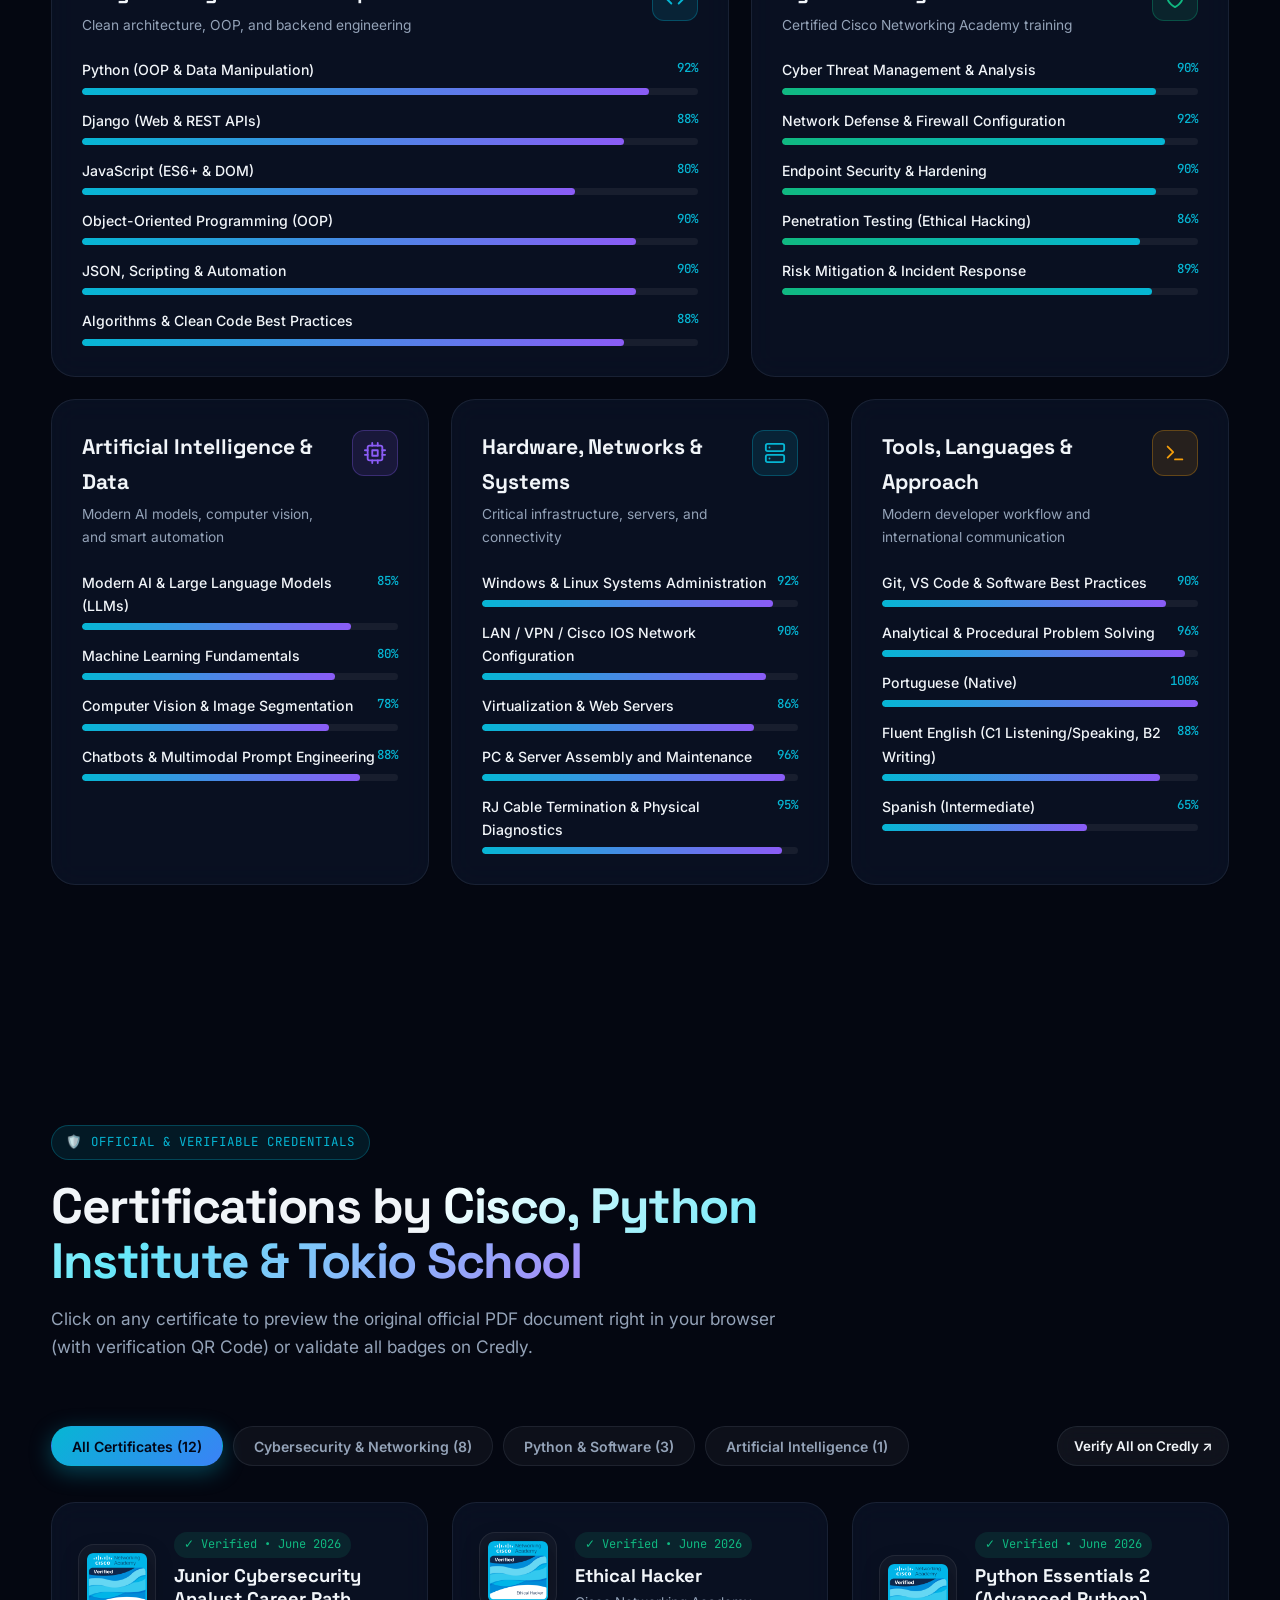
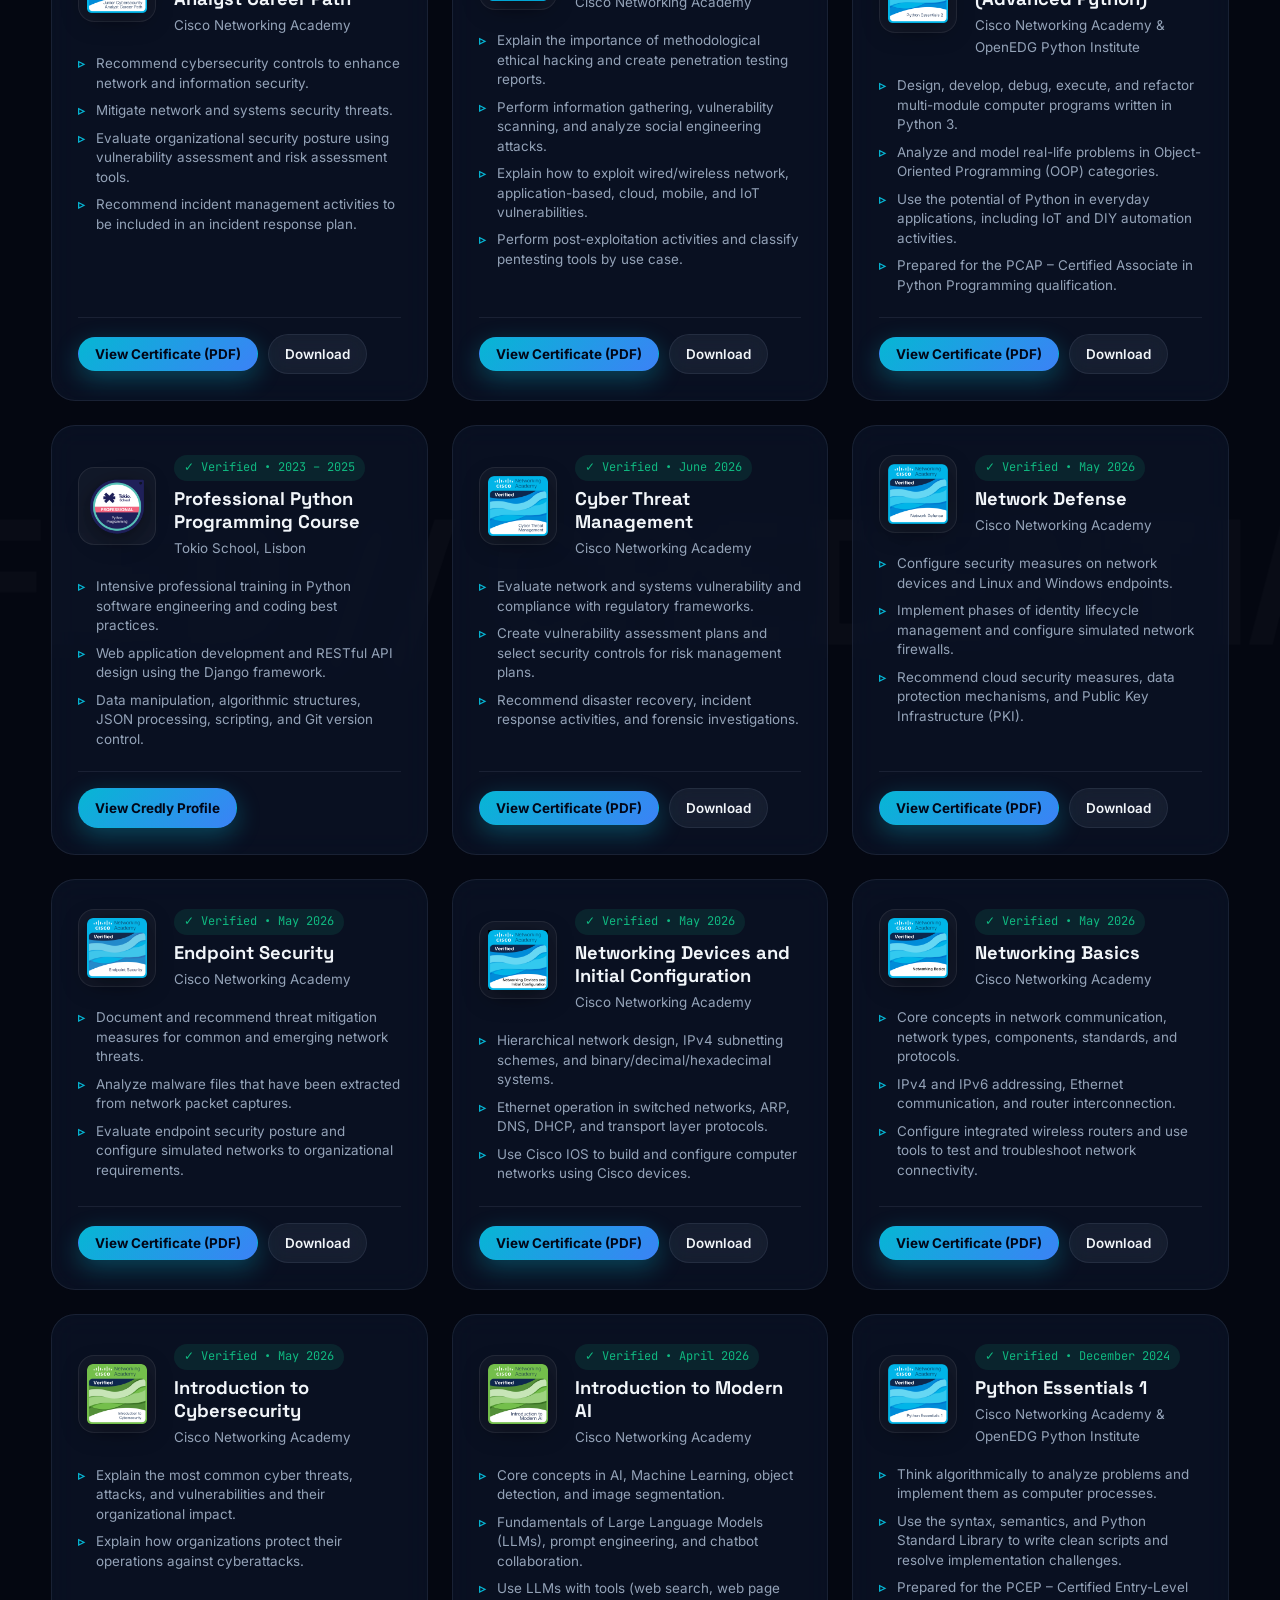
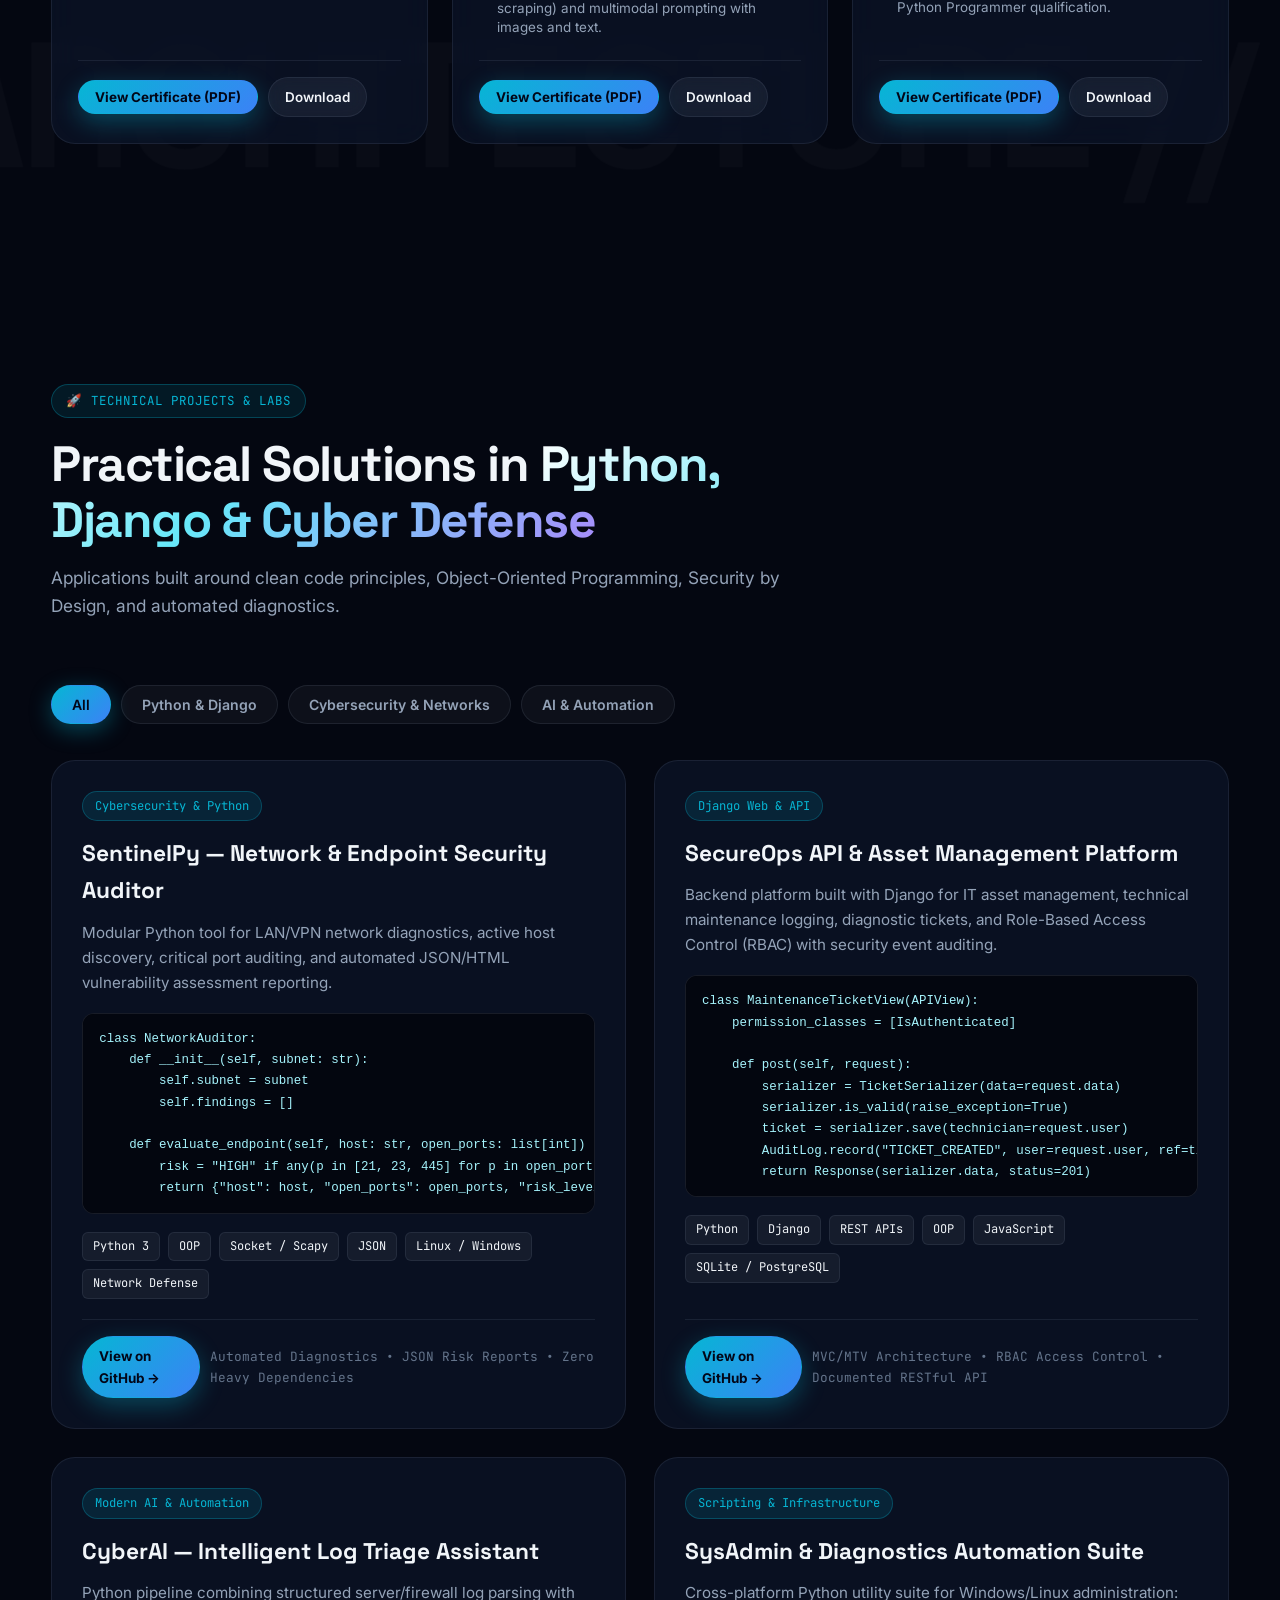
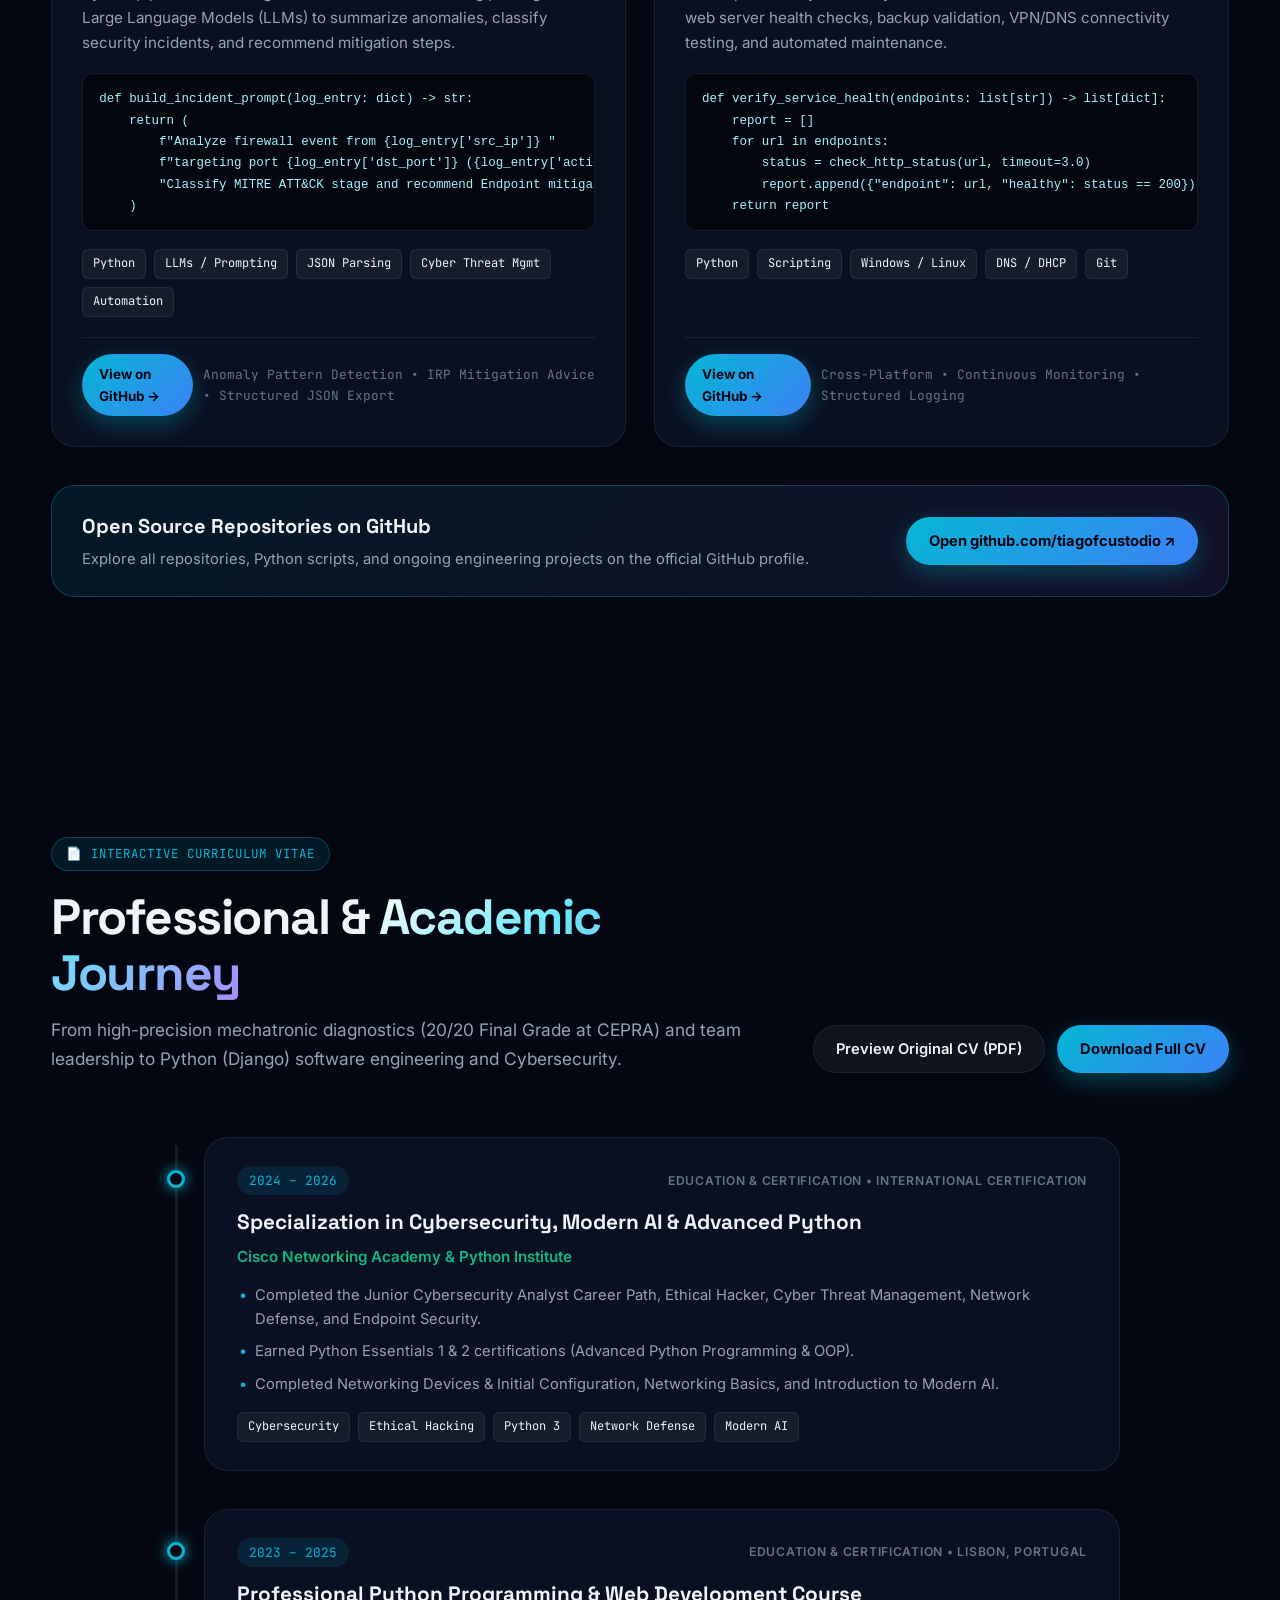
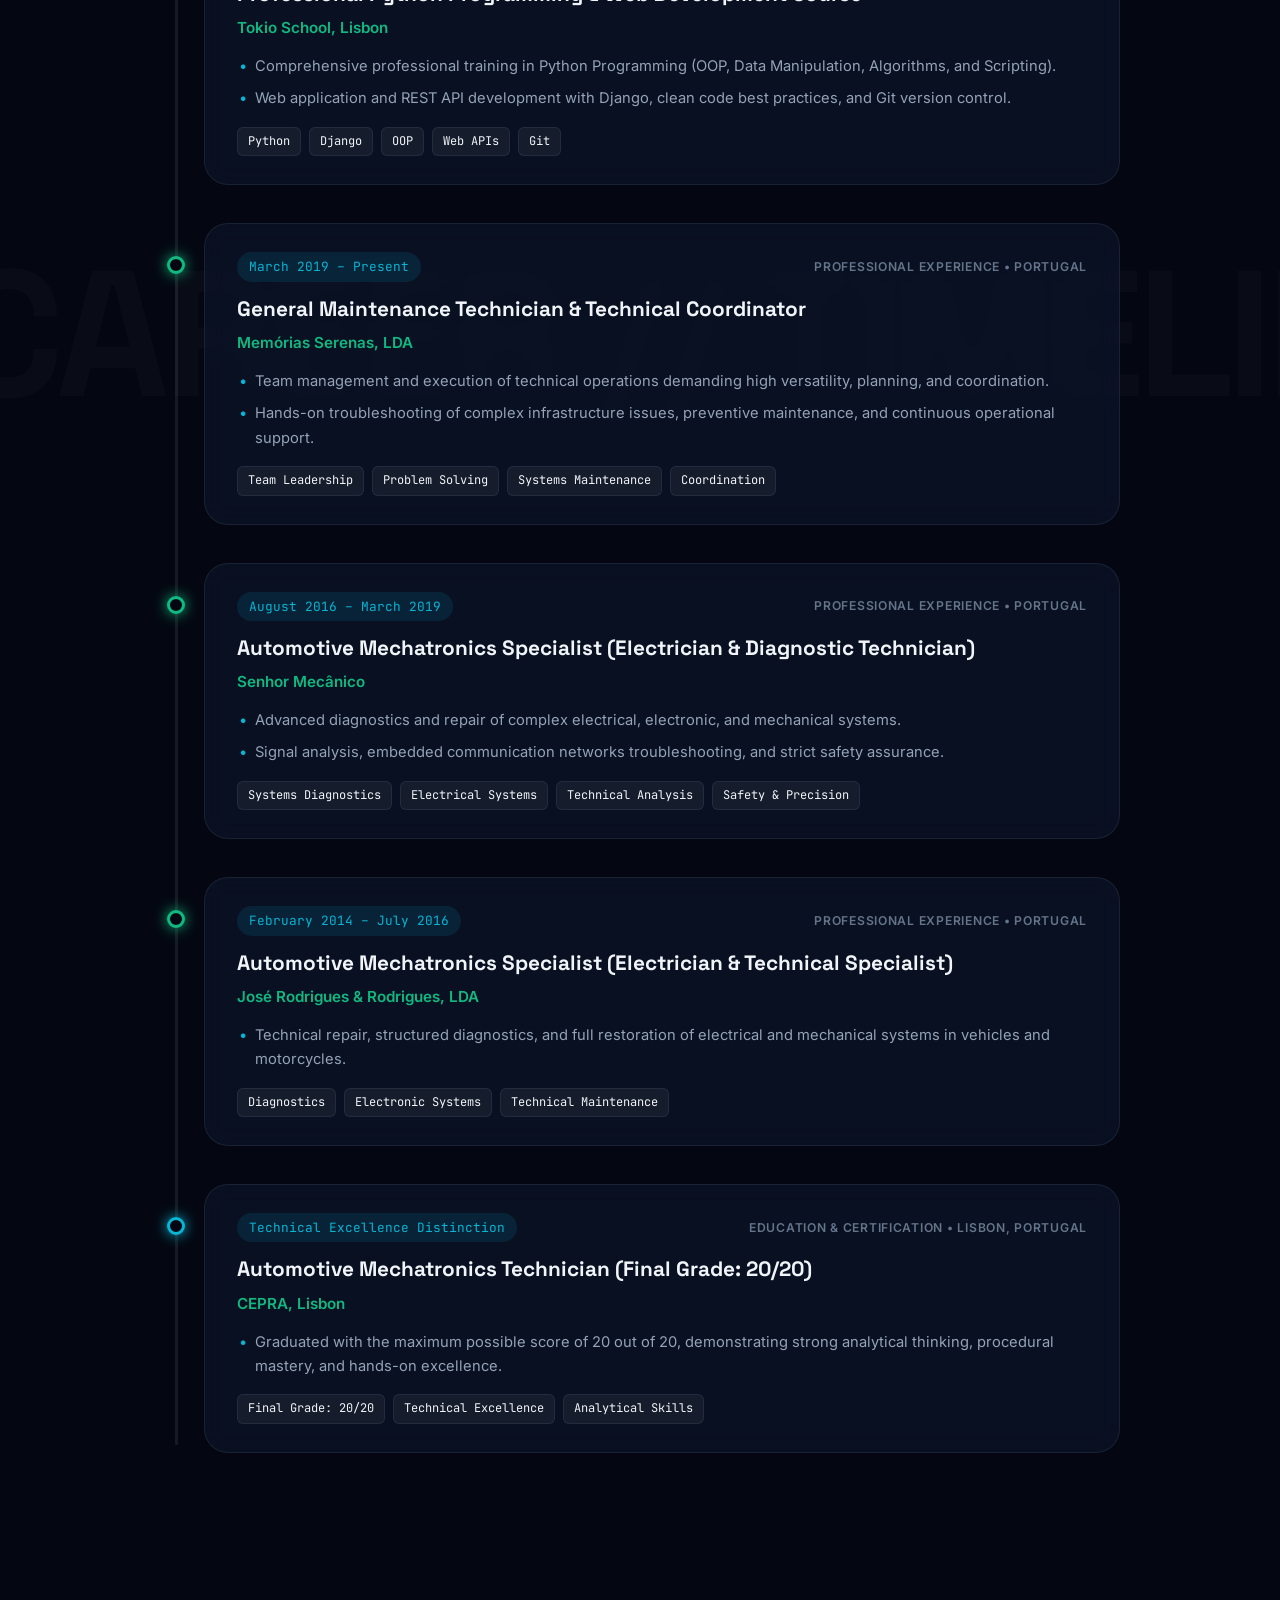
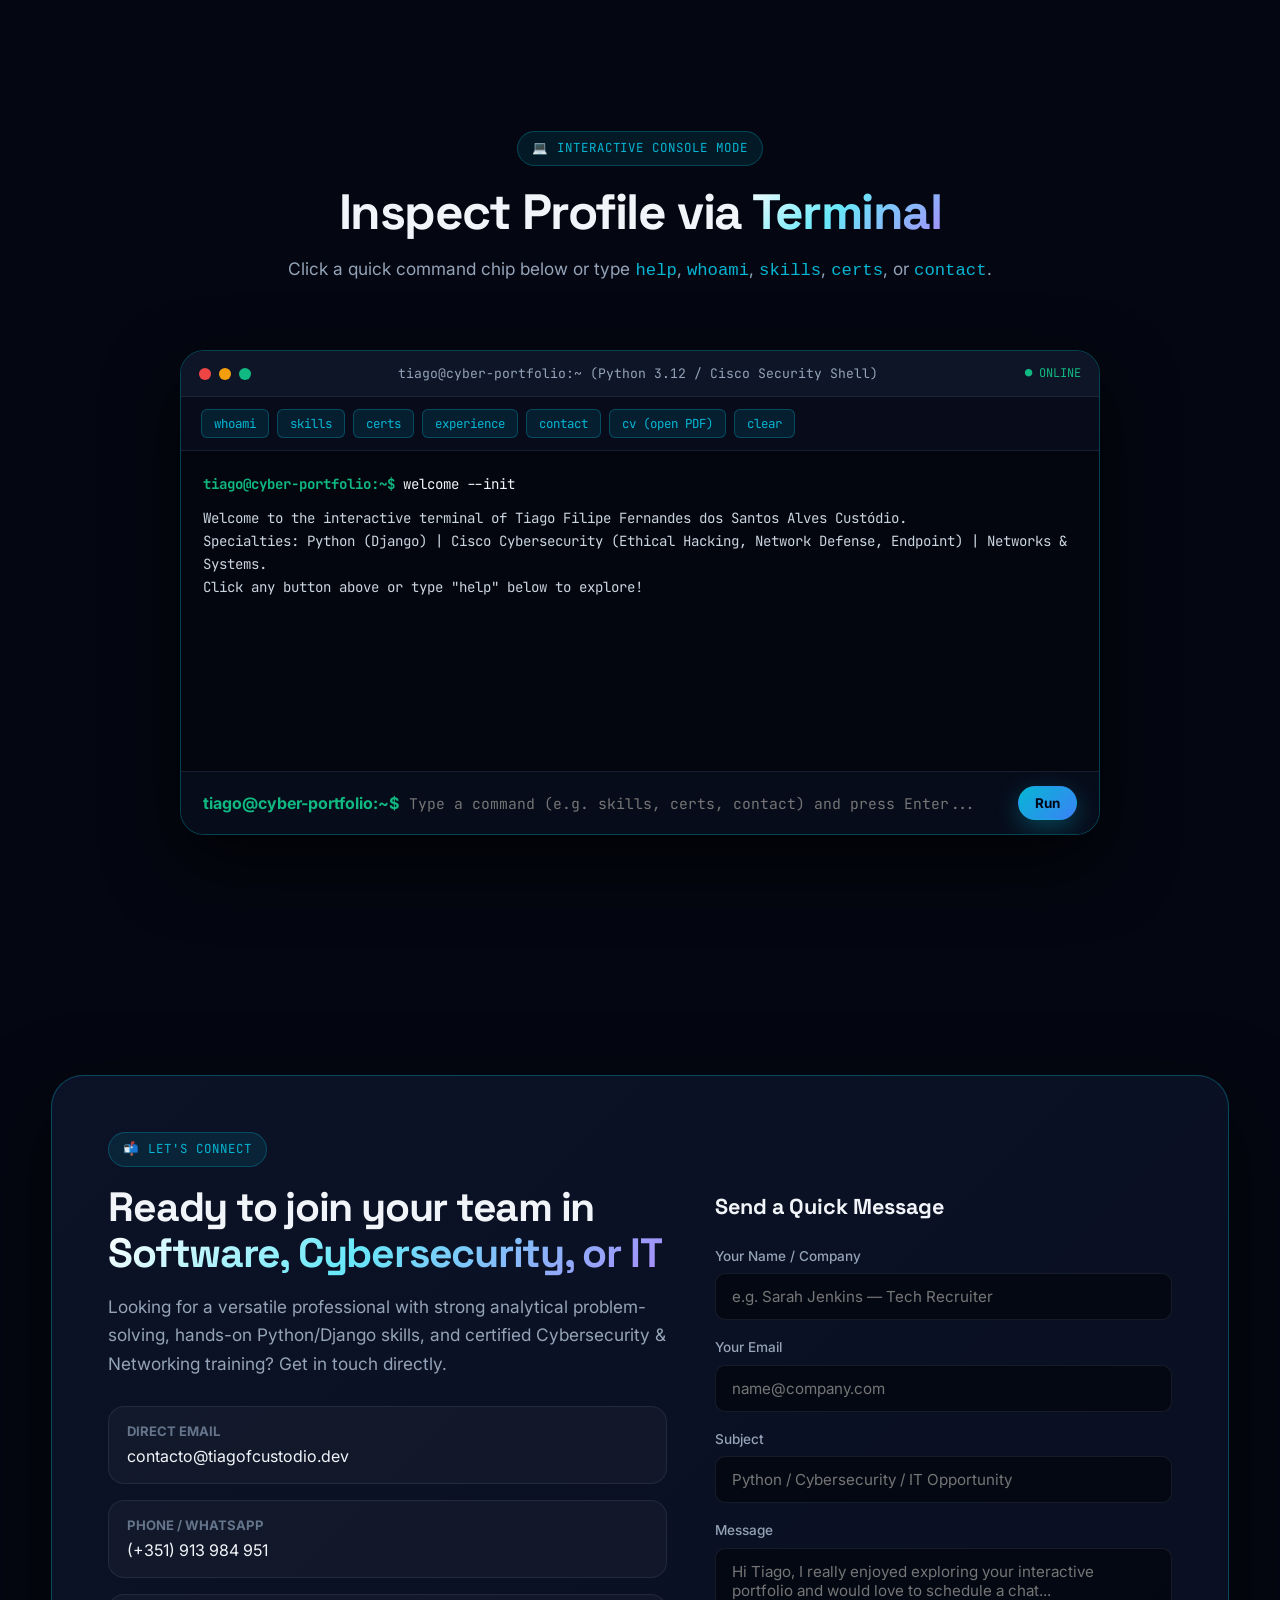
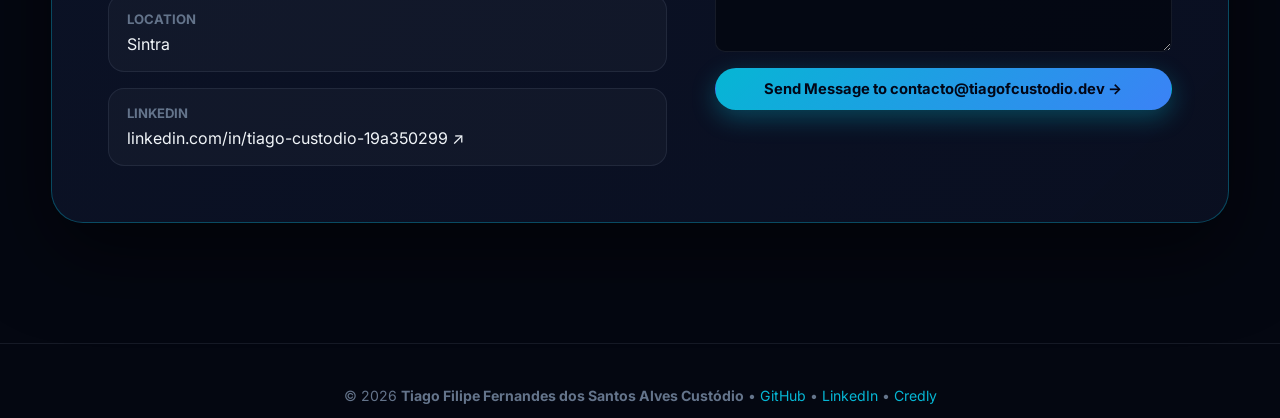
<file: en.html>
<!DOCTYPE html>
<html lang="en">
<head>
  <meta charset="UTF-8" />
  <meta name="viewport" content="width=device-width, initial-scale=1.0" />
  <title>Tiago Custódio | Python (Django) Developer &amp; Cybersecurity Specialist</title>
  <meta name="description" content="Interactive portfolio of Tiago Filipe Fernandes dos Santos Alves Custódio — Python (Django) Software Engineering, Cisco-Certified Cybersecurity (Ethical Hacking, Network Defense, Endpoint Security), and Systems Administration." />
  <link rel="canonical" href="https://tiagofcustodio.dev/en.html" />
  <link rel="alternate" hreflang="pt-PT" href="https://tiagofcustodio.dev/" />
  <link rel="alternate" hreflang="en" href="https://tiagofcustodio.dev/en.html" />
  <meta property="og:title" content="Tiago Custódio | Python (Django) &amp; Cybersecurity Specialist" />
  <meta property="og:description" content="Interactive portfolio featuring CV, 12 Verified Cisco/Tokio School Certifications, and Projects in Python, Django, and Cybersecurity." />
  <meta property="og:url" content="https://tiagofcustodio.dev/en.html" />
  <meta property="og:type" content="website" />
  <meta property="og:image" content="https://tiagofcustodio.dev/assets/images/tiago-profile.jpg" />

  <!-- Google Fonts -->
  <link rel="preconnect" href="https://fonts.googleapis.com" />
  <link rel="preconnect" href="https://fonts.gstatic.com" crossorigin />
  <link href="https://fonts.googleapis.com/css2?family=Inter:wght@400;500;600;700&family=JetBrains+Mono:wght@400;600;700&family=Space+Grotesk:wght@600;700;800&display=swap" rel="stylesheet" />

  <!-- Stylesheet -->
  <link rel="stylesheet" href="css/styles.css" />
  <script>window.DEFAULT_LANG = 'en';</script>
</head>
<body>

  <!-- Top Scroll Progress Indicator -->
  <div id="scroll-progress-bar" class="scroll-progress-bar"></div>

  <!-- Interactive Cursor Spotlight -->
  <div id="cursor-spotlight" class="cursor-spotlight"></div>

  <!-- Multi-Layer Parallax Background Universe -->
  <div class="parallax-universe" aria-hidden="true">
    <canvas id="cyber-canvas"></canvas>
    <div class="parallax-grid-plane" data-parallax-speed="-0.15" data-mouse-depth="14"></div>
    <div class="parallax-orb orb-cyan" data-parallax-speed="-0.25" data-mouse-depth="-28"></div>
    <div class="parallax-orb orb-purple" data-parallax-speed="0.18" data-mouse-depth="32"></div>
    <div class="parallax-orb orb-emerald" data-parallax-speed="-0.12" data-mouse-depth="20"></div>
  </div>

  <!-- Floating Glass Header -->
  <header class="site-header">
    <nav class="nav-glass" aria-label="Main Navigation">
      <a href="#top" class="brand-logo">
        <span class="brand-monogram">TC</span>
        <span>Tiago Custódio</span>
      </a>

      <ul class="nav-links">
        <li><a href="#skills" data-i18n="navSkills">Skills</a></li>
        <li><a href="#certificados" data-i18n="navCerts">Certificates (12)</a></li>
        <li><a href="#projetos" data-i18n="navProjects">Projects</a></li>
        <li><a href="#cv" data-i18n="navCv">Experience &amp; CV</a></li>
        <li><a href="#terminal" data-i18n="navTerminal">Terminal</a></li>
        <li><a href="#contacto" data-i18n="navContact">Contact</a></li>
      </ul>

      <div class="nav-actions">
        <!-- Bilingual PT / EN Switcher -->
        <div class="lang-switch" role="group" aria-label="Select language">
          <button type="button" class="lang-btn" data-set-lang="pt" title="Português">PT</button>
          <button type="button" class="lang-btn active" data-set-lang="en" title="English">EN</button>
        </div>
      </div>
    </nav>
  </header>

  <main id="top">
    <section class="hero-section">
      <div class="parallax-watermark" style="top: 14%; left: -4%;" data-parallax-speed="0.22" data-parallax-x="-0.12">
        PYTHON // CYBERSEC
      </div>

      <div class="container hero-grid">
        <div class="hero-content" data-parallax-speed="-0.06">
          <div class="hero-badge-pill">
            <span class="brand-status-dot"></span>
            <span data-i18n="heroPill">Python (Django) • Cisco Cybersecurity Verified • Systems &amp; Networks</span>
          </div>

          <h1 class="hero-title">
            Tiago <span class="gradient-text">Custódio</span>
          </h1>
          <p style="font-size: 0.92rem; color: var(--text-muted); margin-top: -10px; margin-bottom: 14px; font-family: var(--font-mono);">
            Tiago Filipe Fernandes dos Santos Alves Custódio
          </p>

          <div class="hero-role-rotator" aria-live="polite">
            <span>&gt;</span>
            <span id="typewriter-text">Python &amp; Django Developer</span>
            <span class="typewriter-cursor"></span>
          </div>

          <p class="hero-bio" data-i18n-html="heroBioHtml">
            Versatile professional with a strong technical foundation, combining extensive experience in
            <strong>systems diagnostics, network configuration, and IT support</strong> with advanced skills in
            <strong>Python (Django)</strong> and <strong>Cisco-certified Cybersecurity training</strong>
            (Network Defense, Endpoint Security, and Ethical Hacking) to deliver efficient, robust, and secure technology solutions.
          </p>

          <div class="hero-cta-group">
            <a href="#certificados" class="btn btn-primary" data-i18n="heroCtaCerts">
              Explore 12 Verified Certifications
            </a>
            <a href="#projetos" class="btn btn-glass" data-i18n="heroCtaProjects">
              View Projects &amp; Code
            </a>
            <button type="button" class="btn btn-emerald open-cv-modal-btn" data-i18n="heroCtaCv">
              Open Interactive CV (PDF)
            </button>
          </div>

          <div class="hero-quick-links">
            <a href="https://github.com/tiagofcustodio" target="_blank" rel="noopener" class="social-chip">
              <span>GitHub</span> ↗
            </a>
            <a href="https://www.linkedin.com/in/tiago-custodio-19a350299" target="_blank" rel="noopener" class="social-chip">
              <span>LinkedIn</span> ↗
            </a>
            <a href="https://www.credly.com/users/tiago-custodio.71ba3a41/badges#credly" target="_blank" rel="noopener" class="social-chip">
              <span>Credly Badges</span> ↗
            </a>
            <a href="mailto:contacto@tiagofcustodio.dev" class="social-chip">
              <span>contacto@tiagofcustodio.dev</span>
            </a>
          </div>
        </div>

        <div class="hero-visual-stage">
          <div class="portrait-orbital-system" data-parallax-speed="0.08" data-mouse-depth="18">
            <div class="orbital-ring"></div>
            <div class="orbital-ring orbital-ring-outer"></div>

            <div class="portrait-frame">
              <img src="assets/images/tiago-profile.jpg" alt="Tiago Custódio" />
            </div>

            <div class="floating-satellite sat-top-left" data-parallax-speed="-0.14" data-mouse-depth="-26">
              <img src="assets/images/badges/junior-cybersecurity-analyst.png" alt="Badge Junior Cybersecurity Analyst" />
              <div class="satellite-meta">
                <strong>Cybersecurity Analyst</strong>
                <span>Cisco Verified Career Path</span>
              </div>
            </div>

            <div class="floating-satellite sat-top-right" data-parallax-speed="0.12" data-mouse-depth="24">
              <img src="assets/images/badges/tokio-python-programming.png" alt="Badge Tokio School Python" />
              <div class="satellite-meta">
                <strong>Python &amp; Django</strong>
                <span>Tokio School Professional</span>
              </div>
            </div>

            <div class="floating-satellite sat-bottom-left" data-parallax-speed="0.16" data-mouse-depth="-20">
              <img src="assets/images/badges/ethical-hacker.png" alt="Badge Ethical Hacker" />
              <div class="satellite-meta">
                <strong>Ethical Hacker</strong>
                <span>Penetration Testing &amp; Defense</span>
              </div>
            </div>

            <div class="floating-satellite sat-bottom-right" data-parallax-speed="-0.11" data-mouse-depth="30">
              <img src="assets/images/badges/python-essentials-2.png" alt="Badge Python Essentials 2" />
              <div class="satellite-meta">
                <strong>Python Essentials 1 &amp; 2</strong>
                <span>OpenEDG Python Institute</span>
              </div>
            </div>
          </div>
        </div>
      </div>
    </section>

    <div class="container stats-ribbon" data-parallax-speed="-0.04">
      <div class="stats-grid">
        <div class="stat-item">
          <div class="stat-value">12<span>+</span></div>
          <div class="stat-label" data-i18n="stat1Label">Verified Certifications &amp; Badges (Cisco &amp; Tokio)</div>
        </div>
        <div class="stat-item">
          <div class="stat-value">10<span data-i18n="stat2Suffix">+ Years</span></div>
          <div class="stat-label" data-i18n="stat2Label">Experience in Diagnostics, Systems &amp; Team Coordination</div>
        </div>
        <div class="stat-item">
          <div class="stat-value">20<span>/20</span></div>
          <div class="stat-label" data-i18n="stat3Label">Top Final Technical Distinction Grade (CEPRA)</div>
        </div>
        <div class="stat-item">
          <div class="stat-value">C1<span> EN</span></div>
          <div class="stat-label" data-i18n="stat4Label">Native Portuguese • Fluent English (C1) • Spanish</div>
        </div>
      </div>
    </div>

    <section id="skills" class="section">
      <div class="parallax-watermark" style="top: 8%; right: -6%;" data-parallax-speed="-0.16" data-parallax-x="0.1">
        BENTO // STACK
      </div>

      <div class="container">
        <div class="section-header" data-parallax-speed="-0.03">
          <span class="eyebrow" data-i18n="skillsEyebrow">⚡ Digital &amp; Technical Competencies</span>
          <h2 class="section-title" data-i18n-html="skillsTitleHtml">
            Software Engineering, <span class="gradient-text">Cybersecurity &amp; Infrastructure</span>
          </h2>
          <p class="section-subtitle" data-i18n="skillsSubtitle">
            A rare combination of backend software development in Python (Django), Cisco-certified offensive and defensive security, and hands-on mastery of networks, servers, and systems troubleshooting.
          </p>
        </div>

        <div id="bento-skills-grid" class="bento-grid"></div>
      </div>
    </section>

    <section id="certificados" class="section">
      <div class="parallax-watermark" style="top: 12%; left: -5%;" data-parallax-speed="0.18" data-parallax-x="-0.08">
        VERIFIED // CREDENTIALS
      </div>

      <div class="container">
        <div class="section-header">
          <span class="eyebrow" data-i18n="certsEyebrow">🛡️ Official &amp; Verifiable Credentials</span>
          <h2 class="section-title" data-i18n-html="certsTitleHtml">
            Certifications by <span class="gradient-text">Cisco, Python Institute &amp; Tokio School</span>
          </h2>
          <p class="section-subtitle" data-i18n="certsSubtitle">
            Click on any certificate to preview the original official PDF document right in your browser (with verification QR Code) or validate all badges on Credly.
          </p>
        </div>

        <div class="filter-tabs" role="tablist" aria-label="Filter certificates by category">
          <button type="button" class="filter-btn active" data-cert-filter="all" data-i18n="certFilterAll">All Certificates (12)</button>
          <button type="button" class="filter-btn" data-cert-filter="cyber" data-i18n="certFilterCyber">Cybersecurity &amp; Networking (8)</button>
          <button type="button" class="filter-btn" data-cert-filter="python" data-i18n="certFilterPython">Python &amp; Software (3)</button>
          <button type="button" class="filter-btn" data-cert-filter="ai" data-i18n="certFilterAi">Artificial Intelligence (1)</button>
          <a href="https://www.credly.com/users/tiago-custodio.71ba3a41/badges#credly" target="_blank" rel="noopener" class="btn btn-glass btn-sm" style="margin-left:auto;" data-i18n="certCredlyBtn">
            Verify All on Credly ↗
          </a>
        </div>

        <div id="certificates-grid" class="certs-grid"></div>
      </div>
    </section>

    <section id="projetos" class="section">
      <div class="parallax-watermark" style="top: 15%; right: -5%;" data-parallax-speed="-0.15" data-parallax-x="0.09">
        ARCHITECTURE // CODE
      </div>

      <div class="container">
        <div class="section-header">
          <span class="eyebrow" data-i18n="projEyebrow">🚀 Technical Projects &amp; Labs</span>
          <h2 class="section-title" data-i18n-html="projTitleHtml">
            Practical Solutions in <span class="gradient-text">Python, Django &amp; Cyber Defense</span>
          </h2>
          <p class="section-subtitle" data-i18n="projSubtitle">
            Applications built around clean code principles, Object-Oriented Programming, Security by Design, and automated diagnostics.
          </p>
        </div>

        <div class="filter-tabs" role="tablist" aria-label="Filter projects">
          <button type="button" class="filter-btn active" data-proj-filter="all" data-i18n="projFilterAll">All</button>
          <button type="button" class="filter-btn" data-proj-filter="python" data-i18n="projFilterPython">Python &amp; Django</button>
          <button type="button" class="filter-btn" data-proj-filter="cyber" data-i18n="projFilterCyber">Cybersecurity &amp; Networks</button>
          <button type="button" class="filter-btn" data-proj-filter="ai" data-i18n="projFilterAi">AI &amp; Automation</button>
        </div>

        <div id="projects-grid" class="projects-grid"></div>

        <div class="github-live-banner">
          <div>
            <h3 style="font-family:var(--font-display); font-size:1.25rem; margin-bottom:4px;" data-i18n="githubBannerTitle">
              Open Source Repositories on GitHub
            </h3>
            <p id="github-live-status" style="color:var(--text-secondary); font-size:0.92rem;" data-i18n="githubBannerSub">
              Explore all repositories, Python scripts, and ongoing engineering projects on the official GitHub profile.
            </p>
          </div>
          <a href="https://github.com/tiagofcustodio" target="_blank" rel="noopener" class="btn btn-primary" data-i18n="githubBannerBtn">
            Open github.com/tiagofcustodio ↗
          </a>
        </div>
        <div id="github-live-repos" style="display:none; grid-template-columns: repeat(auto-fit, minmax(260px, 1fr)); gap:16px; margin-top:18px;"></div>
      </div>
    </section>

    <section id="cv" class="section">
      <div class="parallax-watermark" style="top: 20%; left: -4%;" data-parallax-speed="0.14">
        CAREER // TIMELINE
      </div>

      <div class="container">
        <div class="section-header" style="display:flex; justify-content:space-between; align-items:flex-end; flex-wrap:wrap; gap:20px; max-width:100%;">
          <div style="max-width:700px;">
            <span class="eyebrow" data-i18n="cvEyebrow">📄 Interactive Curriculum Vitae</span>
            <h2 class="section-title" data-i18n-html="cvTitleHtml">
              Professional &amp; <span class="gradient-text">Academic Journey</span>
            </h2>
            <p class="section-subtitle" data-i18n="cvSubtitle">
              From high-precision mechatronic diagnostics (20/20 Final Grade at CEPRA) and team leadership to Python (Django) software engineering and Cybersecurity.
            </p>
          </div>
          <div style="display:flex; gap:12px;">
            <button type="button" class="btn btn-glass open-cv-modal-btn" data-i18n="cvPreviewBtn">
              Preview Original CV (PDF)
            </button>
            <a href="assets/cv/Tiago_Custodio_CV.pdf" download class="btn btn-primary" data-i18n="cvDownloadFullBtn">
              Download Full CV
            </a>
          </div>
        </div>

        <div id="timeline-wrapper" class="timeline-wrapper">
          <div class="timeline-track">
            <div id="timeline-laser" class="timeline-laser-progress"></div>
          </div>
          <div id="cv-timeline-items"></div>
        </div>
      </div>
    </section>

    <section id="terminal" class="section">
      <div class="container">
        <div class="section-header" style="margin-inline:auto; text-align:center;">
          <span class="eyebrow" data-i18n="termEyebrow">💻 Interactive Console Mode</span>
          <h2 class="section-title" data-i18n-html="termTitleHtml">
            Inspect Profile via <span class="gradient-text">Terminal</span>
          </h2>
          <p class="section-subtitle" data-i18n-html="termSubtitleHtml">
            Click a quick command chip below or type <code style="color:var(--accent-cyan);">help</code>, <code style="color:var(--accent-cyan);">whoami</code>, <code style="color:var(--accent-cyan);">skills</code>, <code style="color:var(--accent-cyan);">certs</code>, or <code style="color:var(--accent-cyan);">contact</code>.
          </p>
        </div>

        <div class="terminal-window">
          <div class="terminal-bar">
            <div class="terminal-dots">
              <span class="dot-red"></span>
              <span class="dot-yellow"></span>
              <span class="dot-green"></span>
            </div>
            <span class="terminal-title">tiago@cyber-portfolio:~ (Python 3.12 / Cisco Security Shell)</span>
            <span style="font-family:var(--font-mono); font-size:0.75rem; color:var(--accent-emerald);">● ONLINE</span>
          </div>

          <div class="terminal-chips">
            <button type="button" class="cmd-chip" data-term-cmd="whoami">whoami</button>
            <button type="button" class="cmd-chip" data-term-cmd="skills">skills</button>
            <button type="button" class="cmd-chip" data-term-cmd="certs">certs</button>
            <button type="button" class="cmd-chip" data-term-cmd="experience">experience</button>
            <button type="button" class="cmd-chip" data-term-cmd="contact">contact</button>
            <button type="button" class="cmd-chip" data-term-cmd="cv" data-i18n="termCvChip">cv (open PDF)</button>
            <button type="button" class="cmd-chip" data-term-cmd="clear">clear</button>
          </div>

          <div id="terminal-body" class="terminal-body" role="log" aria-live="polite">
            <div class="term-line"><span class="term-prompt">tiago@cyber-portfolio:~$</span> welcome --init</div>
            <div class="term-line term-output" data-i18n="termWelcome">Welcome to the interactive terminal of Tiago Filipe Fernandes dos Santos Alves Custódio.
Specialties: Python (Django) | Cisco Cybersecurity (Ethical Hacking, Network Defense, Endpoint) | Networks &amp; Systems.
Click any button above or type "help" below to explore!</div>
          </div>

          <form id="terminal-form" class="terminal-input-row">
            <span class="term-prompt">tiago@cyber-portfolio:~$</span>
            <input
              id="terminal-input"
              type="text"
              class="terminal-input"
              data-i18n-placeholder="termPlaceholder"
              placeholder="Type a command (e.g. skills, certs, contact) and press Enter..."
              autocomplete="off"
              aria-label="Terminal command"
            />
            <button type="submit" class="btn btn-primary btn-sm" data-i18n="termRunBtn">Run</button>
          </form>
        </div>
      </div>
    </section>

    <section id="contacto" class="section">
      <div class="container">
        <div class="contact-card">
          <div>
            <span class="eyebrow" data-i18n="contactEyebrow">📬 Let's Connect</span>
            <h2 class="section-title" style="font-size:clamp(1.8rem, 3.2vw, 2.6rem);" data-i18n-html="contactTitleHtml">
              Ready to join your team in <span class="gradient-text">Software, Cybersecurity, or IT</span>
            </h2>
            <p class="section-subtitle" data-i18n="contactSubtitle">
              Looking for a versatile professional with strong analytical problem-solving, hands-on Python/Django skills, and certified Cybersecurity &amp; Networking training? Get in touch directly.
            </p>

            <div class="contact-list">
              <a href="mailto:contacto@tiagofcustodio.dev" class="contact-item">
                <div>
                  <strong style="display:block; font-size:0.82rem; color:var(--text-muted);" data-i18n="contactEmailLabel">DIRECT EMAIL</strong>
                  <span>contacto@tiagofcustodio.dev</span>
                </div>
              </a>

              <a href="tel:+351913984951" class="contact-item">
                <div>
                  <strong style="display:block; font-size:0.82rem; color:var(--text-muted);" data-i18n="contactPhoneLabel">PHONE / WHATSAPP</strong>
                  <span>(+351) 913 984 951</span>
                </div>
              </a>

              <div class="contact-item">
                <div>
                  <strong style="display:block; font-size:0.82rem; color:var(--text-muted);" data-i18n="contactLocationLabel">LOCATION</strong>
                  <span>Sintra</span>
                </div>
              </div>

              <a href="https://www.linkedin.com/in/tiago-custodio-19a350299" target="_blank" rel="noopener" class="contact-item">
                <div>
                  <strong style="display:block; font-size:0.82rem; color:var(--text-muted);">LINKEDIN</strong>
                  <span>linkedin.com/in/tiago-custodio-19a350299 ↗</span>
                </div>
              </a>
            </div>
          </div>

          <form id="contact-form" class="contact-form">
            <h3 style="font-family:var(--font-display); font-size:1.35rem; margin-bottom:4px;" data-i18n="contactFormTitle">
              Send a Quick Message
            </h3>
            <div class="form-group">
              <label for="cf-name" data-i18n="contactNameLabel">Your Name / Company</label>
              <input id="cf-name" type="text" class="form-control" required data-i18n-placeholder="contactNamePlaceholder" placeholder="e.g. Sarah Jenkins — Tech Recruiter" />
            </div>
            <div class="form-group">
              <label for="cf-email" data-i18n="contactYourEmailLabel">Your Email</label>
              <input id="cf-email" type="email" class="form-control" required data-i18n-placeholder="contactYourEmailPlaceholder" placeholder="name@company.com" />
            </div>
            <div class="form-group">
              <label for="cf-subject" data-i18n="contactSubjectLabel">Subject</label>
              <input id="cf-subject" type="text" class="form-control" data-i18n-placeholder="contactSubjectPlaceholder" placeholder="Python / Cybersecurity / IT Opportunity" />
            </div>
            <div class="form-group">
              <label for="cf-message" data-i18n="contactMsgLabel">Message</label>
              <textarea id="cf-message" rows="4" class="form-control" required data-i18n-placeholder="contactMsgPlaceholder" placeholder="Hi Tiago, I really enjoyed exploring your interactive portfolio and would love to schedule a chat..."></textarea>
            </div>
            <button type="submit" class="btn btn-primary" style="width:100%;" data-i18n="contactSubmitBtn">
              Send Message to contacto@tiagofcustodio.dev →
            </button>
          </form>
        </div>
      </div>
    </section>
  </main>

  <footer class="site-footer">
    <div class="container">
      <p>
        © 2026 <strong>Tiago Filipe Fernandes dos Santos Alves Custódio</strong> •
        <a href="https://github.com/tiagofcustodio" target="_blank" rel="noopener" style="color:var(--accent-cyan); text-decoration:none;">GitHub</a> •
        <a href="https://www.linkedin.com/in/tiago-custodio-19a350299" target="_blank" rel="noopener" style="color:var(--accent-cyan); text-decoration:none;">LinkedIn</a> •
        <a href="https://www.credly.com/users/tiago-custodio.71ba3a41/badges#credly" target="_blank" rel="noopener" style="color:var(--accent-cyan); text-decoration:none;">Credly</a>
      </p>
    </div>
  </footer>

  <div id="pdf-modal" class="modal-backdrop" role="dialog" aria-modal="true" aria-labelledby="pdf-modal-title">
    <div class="modal-dialog">
      <div class="modal-header">
        <strong id="pdf-modal-title" style="font-family:var(--font-display); font-size:1.05rem;">
          Official Document
        </strong>
        <div style="display:flex; gap:10px; align-items:center;">
          <a id="pdf-modal-download" href="#" download class="btn btn-primary btn-sm" data-i18n="modalDownloadBtn">
            Download PDF
          </a>
          <button id="pdf-modal-close" type="button" class="btn btn-glass btn-sm" data-i18n="modalCloseBtn">
            ✕ Close (Esc)
          </button>
        </div>
      </div>
      <div class="modal-body">
        <iframe id="pdf-modal-iframe" title="PDF Preview"></iframe>
      </div>
    </div>
  </div>

  <!-- Scripts -->
  <script src="js/data.js"></script>
  <script src="js/main.js"></script>
</body>
</html>
</file>
<file: css/styles.css>
/* ==========================================================================
   TIAGO CUSTÓDIO — INTERACTIVE PARALLAX PORTFOLIO
   Modern & Futuristic Dark UI | 3D Depth | Bento Grid | Micro-Interactions
   ========================================================================== */

:root {
  --bg-deep: #040711;
  --bg-surface: #0a1022;
  --bg-card: rgba(13, 21, 42, 0.68);
  --bg-card-hover: rgba(19, 30, 58, 0.85);
  --bg-glass: rgba(10, 16, 34, 0.75);

  --text-primary: #f1f5f9;
  --text-secondary: #94a3b8;
  --text-muted: #64748b;

  --accent-cyan: #06b6d4;
  --accent-cyan-glow: rgba(6, 182, 212, 0.35);
  --accent-emerald: #10b981;
  --accent-emerald-glow: rgba(16, 185, 129, 0.35);
  --accent-purple: #8b5cf6;
  --accent-purple-glow: rgba(139, 92, 246, 0.35);
  --accent-blue: #3b82f6;
  --accent-amber: #f59e0b;

  --border-subtle: rgba(148, 163, 184, 0.12);
  --border-bright: rgba(6, 182, 212, 0.45);

  --font-sans: 'Inter', -apple-system, BlinkMacSystemFont, 'Segoe UI', Roboto, sans-serif;
  --font-display: 'Space Grotesk', 'Inter', sans-serif;
  --font-mono: 'JetBrains Mono', 'Fira Code', monospace;

  --radius-sm: 10px;
  --radius-md: 16px;
  --radius-lg: 24px;
  --radius-xl: 32px;

  --container-max: 1260px;
  --transition-smooth: cubic-bezier(0.16, 1, 0.3, 1);
}

*, *::before, *::after {
  box-sizing: border-box;
  margin: 0;
  padding: 0;
}

html {
  scroll-behavior: smooth;
  background-color: var(--bg-deep);
  color: var(--text-primary);
  font-family: var(--font-sans);
  overflow-x: hidden;
  scrollbar-width: thin;
  scrollbar-color: var(--accent-cyan) var(--bg-deep);
}

::-webkit-scrollbar {
  width: 8px;
}
::-webkit-scrollbar-track {
  background: var(--bg-deep);
}
::-webkit-scrollbar-thumb {
  background: linear-gradient(180deg, var(--accent-cyan), var(--accent-purple));
  border-radius: 99px;
}

body {
  background-color: var(--bg-deep);
  color: var(--text-primary);
  line-height: 1.65;
  overflow-x: hidden;
  position: relative;
  min-height: 100vh;
}

/* ==========================================================================
   SCROLL PROGRESS & CUSTOM CURSOR GLOW
   ========================================================================== */

.scroll-progress-bar {
  position: fixed;
  top: 0;
  left: 0;
  height: 3px;
  width: 0%;
  background: linear-gradient(90deg, var(--accent-cyan), var(--accent-emerald), var(--accent-purple));
  box-shadow: 0 0 14px var(--accent-cyan);
  z-index: 9999;
  transition: width 0.06s linear;
}

.cursor-spotlight {
  position: fixed;
  width: 520px;
  height: 520px;
  border-radius: 50%;
  background: radial-gradient(circle, rgba(6, 182, 212, 0.08) 0%, rgba(139, 92, 246, 0.04) 40%, transparent 70%);
  pointer-events: none;
  transform: translate(-50%, -50%);
  z-index: 1;
  transition: opacity 0.3s ease;
}

/* ==========================================================================
   MULTI-LAYER PARALLAX BACKGROUND
   ========================================================================== */

.parallax-universe {
  position: fixed;
  inset: 0;
  z-index: 0;
  pointer-events: none;
  overflow: hidden;
}

#cyber-canvas {
  position: absolute;
  inset: 0;
  width: 100%;
  height: 100%;
  opacity: 0.65;
}

.parallax-grid-plane {
  position: absolute;
  inset: -30% -10%;
  background-image:
    linear-gradient(to right, rgba(6, 182, 212, 0.05) 1px, transparent 1px),
    linear-gradient(to bottom, rgba(6, 182, 212, 0.05) 1px, transparent 1px);
  background-size: 64px 64px;
  mask-image: radial-gradient(ellipse 80% 70% at 50% 40%, #000 20%, transparent 80%);
  -webkit-mask-image: radial-gradient(ellipse 80% 70% at 50% 40%, #000 20%, transparent 80%);
  will-change: transform;
}

.parallax-orb {
  position: absolute;
  border-radius: 50%;
  filter: blur(95px);
  opacity: 0.35;
  will-change: transform;
}

.orb-cyan {
  width: 480px;
  height: 480px;
  background: var(--accent-cyan);
  top: -8%;
  left: -6%;
}

.orb-purple {
  width: 540px;
  height: 540px;
  background: var(--accent-purple);
  top: 32%;
  right: -12%;
}

.orb-emerald {
  width: 440px;
  height: 440px;
  background: var(--accent-emerald);
  bottom: -10%;
  left: 20%;
}

/* ==========================================================================
   FLOATING NAVIGATION HEADER
   ========================================================================== */

.site-header {
  position: fixed;
  top: 18px;
  left: 50%;
  transform: translateX(-50%);
  width: min(94%, var(--container-max));
  z-index: 1000;
  transition: all 0.35s var(--transition-smooth);
}

.nav-glass {
  display: flex;
  align-items: center;
  justify-content: space-between;
  padding: 12px 22px;
  background: rgba(8, 13, 28, 0.75);
  backdrop-filter: blur(18px);
  -webkit-backdrop-filter: blur(18px);
  border: 1px solid var(--border-subtle);
  border-radius: 999px;
  box-shadow: 0 14px 40px rgba(0, 0, 0, 0.45);
}

.brand-logo {
  display: flex;
  align-items: center;
  gap: 12px;
  text-decoration: none;
  color: var(--text-primary);
  font-family: var(--font-display);
  font-weight: 700;
  font-size: 1.05rem;
  letter-spacing: -0.02em;
}

.brand-monogram {
  width: 36px;
  height: 36px;
  border-radius: 50%;
  background: linear-gradient(135deg, var(--accent-cyan), var(--accent-purple));
  display: grid;
  place-items: center;
  font-family: var(--font-mono);
  font-size: 0.85rem;
  font-weight: 800;
  color: #030712;
  box-shadow: 0 0 18px var(--accent-cyan-glow);
}

.brand-status-dot {
  width: 8px;
  height: 8px;
  border-radius: 50%;
  background: var(--accent-emerald);
  box-shadow: 0 0 10px var(--accent-emerald);
  animation: pulseDot 2s infinite;
}

@keyframes pulseDot {
  0%, 100% { transform: scale(1); opacity: 1; }
  50% { transform: scale(1.35); opacity: 0.65; }
}

.nav-links {
  display: flex;
  align-items: center;
  gap: 6px;
  list-style: none;
}

.nav-links a {
  color: var(--text-secondary);
  text-decoration: none;
  font-size: 0.9rem;
  font-weight: 500;
  padding: 8px 15px;
  border-radius: 999px;
  transition: all 0.25s ease;
}

.nav-links a:hover,
.nav-links a.active {
  color: var(--text-primary);
  background: rgba(6, 182, 212, 0.14);
}

.nav-actions {
  display: flex;
  align-items: center;
  gap: 10px;
}

.btn {
  display: inline-flex;
  align-items: center;
  justify-content: center;
  gap: 9px;
  padding: 11px 22px;
  border-radius: 999px;
  font-weight: 600;
  font-size: 0.92rem;
  text-decoration: none;
  cursor: pointer;
  border: 1px solid transparent;
  transition: all 0.28s var(--transition-smooth);
  font-family: var(--font-sans);
}

.btn-sm {
  padding: 8px 16px;
  font-size: 0.84rem;
}

.btn-primary {
  background: linear-gradient(135deg, var(--accent-cyan), var(--accent-blue));
  color: #020617;
  font-weight: 700;
  box-shadow: 0 8px 25px rgba(6, 182, 212, 0.32);
}

.btn-primary:hover {
  transform: translateY(-2px);
  box-shadow: 0 12px 32px rgba(6, 182, 212, 0.52);
}

.btn-glass {
  background: rgba(255, 255, 255, 0.05);
  color: var(--text-primary);
  border-color: var(--border-subtle);
  backdrop-filter: blur(10px);
}

.btn-glass:hover {
  border-color: var(--accent-cyan);
  background: rgba(6, 182, 212, 0.12);
  transform: translateY(-2px);
}

.btn-emerald {
  background: rgba(16, 185, 129, 0.14);
  color: #34d399;
  border-color: rgba(16, 185, 129, 0.35);
}

.btn-emerald:hover {
  background: var(--accent-emerald);
  color: #020617;
  box-shadow: 0 8px 25px var(--accent-emerald-glow);
}

/* ==========================================================================
   LAYOUT & PARALLAX UTILITIES
   ========================================================================== */

main {
  position: relative;
  z-index: 2;
}

.container {
  width: min(92%, var(--container-max));
  margin-inline: auto;
}

.section {
  padding: 120px 0;
  position: relative;
}

.section-header {
  max-width: 760px;
  margin-bottom: 64px;
}

.eyebrow {
  display: inline-flex;
  align-items: center;
  gap: 8px;
  padding: 6px 14px;
  border-radius: 999px;
  background: rgba(6, 182, 212, 0.1);
  border: 1px solid rgba(6, 182, 212, 0.28);
  color: var(--accent-cyan);
  font-family: var(--font-mono);
  font-size: 0.78rem;
  text-transform: uppercase;
  letter-spacing: 0.08em;
  margin-bottom: 18px;
}

.section-title {
  font-family: var(--font-display);
  font-size: clamp(2rem, 4vw, 3.1rem);
  font-weight: 800;
  line-height: 1.12;
  letter-spacing: -0.03em;
  margin-bottom: 16px;
}

.gradient-text {
  background: linear-gradient(135deg, #ffffff 0%, #67e8f9 45%, #a78bfa 100%);
  -webkit-background-clip: text;
  background-clip: text;
  color: transparent;
}

.section-subtitle {
  color: var(--text-secondary);
  font-size: 1.08rem;
}

/* Huge decorative background parallax words */
.parallax-watermark {
  position: absolute;
  font-family: var(--font-display);
  font-size: clamp(5rem, 14vw, 13rem);
  font-weight: 900;
  letter-spacing: -0.04em;
  color: rgba(255, 255, 255, 0.022);
  white-space: nowrap;
  pointer-events: none;
  user-select: none;
  z-index: -1;
  will-change: transform;
}

/* ==========================================================================
   HERO SECTION WITH MULTI-LAYER 3D PARALLAX
   ========================================================================== */

.hero-section {
  min-height: 100vh;
  display: flex;
  align-items: center;
  padding-top: 120px;
  padding-bottom: 80px;
  position: relative;
  overflow: hidden;
}

.hero-grid {
  display: grid;
  grid-template-columns: 1.18fr 0.82fr;
  gap: 56px;
  align-items: center;
}

.hero-badge-pill {
  display: inline-flex;
  align-items: center;
  gap: 10px;
  padding: 7px 16px;
  border-radius: 999px;
  background: rgba(16, 185, 129, 0.1);
  border: 1px solid rgba(16, 185, 129, 0.3);
  color: #34d399;
  font-size: 0.84rem;
  font-weight: 600;
  margin-bottom: 22px;
}

.hero-title {
  font-family: var(--font-display);
  font-size: clamp(2.5rem, 5.2vw, 4.35rem);
  font-weight: 800;
  line-height: 1.06;
  letter-spacing: -0.035em;
  margin-bottom: 18px;
}

.hero-role-rotator {
  display: flex;
  align-items: center;
  gap: 10px;
  font-family: var(--font-mono);
  font-size: clamp(1.05rem, 2vw, 1.35rem);
  color: var(--accent-cyan);
  margin-bottom: 24px;
  min-height: 2rem;
}

.typewriter-cursor {
  display: inline-block;
  width: 10px;
  height: 1.3em;
  background: var(--accent-cyan);
  vertical-align: middle;
  animation: blinkCursor 0.9s infinite;
}

@keyframes blinkCursor {
  0%, 49% { opacity: 1; }
  50%, 100% { opacity: 0; }
}

.hero-bio {
  color: var(--text-secondary);
  font-size: 1.05rem;
  margin-bottom: 32px;
  max-width: 620px;
}

.hero-cta-group {
  display: flex;
  flex-wrap: wrap;
  gap: 14px;
  margin-bottom: 36px;
}

.hero-quick-links {
  display: flex;
  flex-wrap: wrap;
  align-items: center;
  gap: 16px;
  padding-top: 20px;
  border-top: 1px solid var(--border-subtle);
}

.social-chip {
  display: inline-flex;
  align-items: center;
  gap: 8px;
  color: var(--text-secondary);
  text-decoration: none;
  font-size: 0.88rem;
  font-weight: 500;
  padding: 6px 12px;
  border-radius: 8px;
  background: rgba(255, 255, 255, 0.03);
  border: 1px solid var(--border-subtle);
  transition: all 0.25s ease;
}

.social-chip:hover {
  color: var(--text-primary);
  border-color: var(--accent-cyan);
  background: rgba(6, 182, 212, 0.1);
  transform: translateY(-2px);
}

/* 3D Parallax Portrait Stage */
.hero-visual-stage {
  position: relative;
  display: flex;
  justify-content: center;
  align-items: center;
  perspective: 1200px;
}

.portrait-orbital-system {
  position: relative;
  width: 390px;
  height: 390px;
  display: grid;
  place-items: center;
  transform-style: preserve-3d;
}

.orbital-ring {
  position: absolute;
  inset: 0;
  border-radius: 50%;
  border: 1px dashed rgba(6, 182, 212, 0.35);
  animation: spinSlow 32s linear infinite;
}

.orbital-ring-outer {
  inset: -28px;
  border: 1px solid rgba(139, 92, 246, 0.22);
  border-top-color: var(--accent-cyan);
  border-bottom-color: var(--accent-purple);
  animation: spinSlowReverse 24s linear infinite;
}

@keyframes spinSlow {
  from { transform: rotate(0deg); }
  to { transform: rotate(360deg); }
}

@keyframes spinSlowReverse {
  from { transform: rotate(360deg); }
  to { transform: rotate(0deg); }
}

.portrait-frame {
  width: 300px;
  height: 300px;
  border-radius: 50%;
  padding: 6px;
  background: linear-gradient(135deg, var(--accent-cyan), var(--accent-purple), var(--accent-emerald));
  box-shadow:
    0 0 60px rgba(6, 182, 212, 0.28),
    inset 0 0 30px rgba(0, 0, 0, 0.8);
  position: relative;
  z-index: 3;
  overflow: hidden;
  transition: transform 0.3s ease;
}

.portrait-frame img {
  width: 100%;
  height: 100%;
  object-fit: cover;
  border-radius: 50%;
  display: block;
  background: #040711;
}

/* Floating Parallax Satellites around Portrait */
.floating-satellite {
  position: absolute;
  z-index: 5;
  background: rgba(10, 16, 34, 0.88);
  backdrop-filter: blur(12px);
  border: 1px solid rgba(6, 182, 212, 0.35);
  border-radius: 16px;
  padding: 10px 14px;
  display: flex;
  align-items: center;
  gap: 10px;
  box-shadow: 0 14px 32px rgba(0, 0, 0, 0.55);
  will-change: transform;
}

.floating-satellite img {
  width: 42px;
  height: 42px;
  object-fit: contain;
}

.satellite-meta {
  display: flex;
  flex-direction: column;
}

.satellite-meta strong {
  font-size: 0.78rem;
  color: var(--text-primary);
  line-height: 1.2;
}

.satellite-meta span {
  font-size: 0.68rem;
  color: var(--accent-cyan);
  font-family: var(--font-mono);
}

.sat-top-left {
  top: -10px;
  left: -35px;
}

.sat-top-right {
  top: 25px;
  right: -45px;
}

.sat-bottom-left {
  bottom: 12px;
  left: -42px;
}

.sat-bottom-right {
  bottom: -16px;
  right: -25px;
}

/* ==========================================================================
   STATS RIBBON (PARALLAX DEPTH BAR)
   ========================================================================== */

.stats-ribbon {
  position: relative;
  z-index: 4;
  margin-top: -20px;
  margin-bottom: 40px;
}

.stats-grid {
  display: grid;
  grid-template-columns: repeat(4, 1fr);
  gap: 20px;
  padding: 28px 32px;
  background: rgba(10, 16, 34, 0.82);
  backdrop-filter: blur(18px);
  border: 1px solid var(--border-subtle);
  border-radius: var(--radius-lg);
  box-shadow: 0 24px 60px rgba(0, 0, 0, 0.45);
}

.stat-item {
  text-align: center;
  padding: 8px 12px;
  border-right: 1px solid var(--border-subtle);
}

.stat-item:last-child {
  border-right: none;
}

.stat-value {
  font-family: var(--font-display);
  font-size: clamp(2rem, 3.5vw, 2.85rem);
  font-weight: 800;
  color: var(--text-primary);
  line-height: 1.1;
  margin-bottom: 6px;
}

.stat-value span {
  color: var(--accent-cyan);
}

.stat-label {
  font-size: 0.86rem;
  color: var(--text-secondary);
}

/* ==========================================================================
   BENTO GRID SKILLS ("ARSENAL TECNOLÓGICO")
   ========================================================================== */

.bento-grid {
  display: grid;
  grid-template-columns: repeat(12, 1fr);
  gap: 22px;
}

.col-span-7 { grid-column: span 7; }
.col-span-5 { grid-column: span 5; }
.col-span-4 { grid-column: span 4; }

.bento-card {
  position: relative;
  background: var(--bg-card);
  border: 1px solid var(--border-subtle);
  border-radius: var(--radius-lg);
  padding: 30px;
  overflow: hidden;
  transition: transform 0.35s var(--transition-smooth), border-color 0.35s ease, box-shadow 0.35s ease;
  backdrop-filter: blur(14px);
}

.bento-card::before {
  content: '';
  position: absolute;
  inset: 0;
  background: radial-gradient(
    500px circle at var(--mouse-x, 50%) var(--mouse-y, 50%),
    rgba(6, 182, 212, 0.12),
    transparent 45%
  );
  opacity: 0;
  transition: opacity 0.35s ease;
  pointer-events: none;
}

.bento-card:hover::before {
  opacity: 1;
}

.bento-card:hover {
  transform: translateY(-5px);
  border-color: rgba(6, 182, 212, 0.4);
  box-shadow: 0 22px 50px rgba(0, 0, 0, 0.45);
}

.bento-head {
  display: flex;
  align-items: flex-start;
  justify-content: space-between;
  gap: 16px;
  margin-bottom: 22px;
}

.bento-icon {
  width: 46px;
  height: 46px;
  border-radius: 12px;
  display: grid;
  place-items: center;
  background: rgba(6, 182, 212, 0.12);
  border: 1px solid rgba(6, 182, 212, 0.3);
  color: var(--accent-cyan);
  flex-shrink: 0;
}

.bento-card[data-accent="emerald"] .bento-icon {
  background: rgba(16, 185, 129, 0.12);
  border-color: rgba(16, 185, 129, 0.3);
  color: var(--accent-emerald);
}

.bento-card[data-accent="purple"] .bento-icon {
  background: rgba(139, 92, 246, 0.12);
  border-color: rgba(139, 92, 246, 0.3);
  color: var(--accent-purple);
}

.bento-card[data-accent="amber"] .bento-icon {
  background: rgba(245, 158, 11, 0.12);
  border-color: rgba(245, 158, 11, 0.3);
  color: var(--accent-amber);
}

.bento-title {
  font-family: var(--font-display);
  font-size: 1.32rem;
  font-weight: 700;
  margin-bottom: 4px;
}

.bento-subtitle {
  font-size: 0.86rem;
  color: var(--text-secondary);
}

.skill-bars {
  display: flex;
  flex-direction: column;
  gap: 14px;
}

.skill-row {
  display: flex;
  flex-direction: column;
  gap: 6px;
}

.skill-row-top {
  display: flex;
  justify-content: space-between;
  font-size: 0.88rem;
  font-weight: 500;
}

.skill-pct {
  font-family: var(--font-mono);
  font-size: 0.78rem;
  color: var(--accent-cyan);
}

.skill-track {
  width: 100%;
  height: 7px;
  background: rgba(255, 255, 255, 0.06);
  border-radius: 99px;
  overflow: hidden;
}

.skill-fill {
  height: 100%;
  border-radius: 99px;
  background: linear-gradient(90deg, var(--accent-cyan), var(--accent-purple));
  width: 0%;
  transition: width 1.1s var(--transition-smooth);
}

.bento-card[data-accent="emerald"] .skill-fill {
  background: linear-gradient(90deg, var(--accent-emerald), var(--accent-cyan));
}

/* ==========================================================================
   CERTIFICATES VAULT (3D TILT CARDS + OFFICIAL BADGES + PDF MODAL)
   ========================================================================== */

.filter-tabs {
  display: flex;
  flex-wrap: wrap;
  gap: 10px;
  margin-bottom: 36px;
}

.filter-btn {
  padding: 10px 20px;
  border-radius: 999px;
  background: rgba(255, 255, 255, 0.04);
  border: 1px solid var(--border-subtle);
  color: var(--text-secondary);
  font-size: 0.88rem;
  font-weight: 600;
  cursor: pointer;
  transition: all 0.25s ease;
  font-family: var(--font-sans);
}

.filter-btn:hover {
  color: var(--text-primary);
  border-color: rgba(6, 182, 212, 0.4);
}

.filter-btn.active {
  background: linear-gradient(135deg, var(--accent-cyan), var(--accent-blue));
  color: #020617;
  border-color: transparent;
  box-shadow: 0 6px 22px rgba(6, 182, 212, 0.35);
}

.certs-grid {
  display: grid;
  grid-template-columns: repeat(auto-fill, minmax(340px, 1fr));
  gap: 24px;
}

.cert-card {
  position: relative;
  background: var(--bg-card);
  border: 1px solid var(--border-subtle);
  border-radius: var(--radius-lg);
  padding: 26px;
  display: flex;
  flex-direction: column;
  justify-content: space-between;
  transition: transform 0.22s ease, border-color 0.3s ease, box-shadow 0.3s ease;
  transform-style: preserve-3d;
  backdrop-filter: blur(14px);
  overflow: hidden;
}

.cert-card:hover {
  border-color: var(--border-bright);
  box-shadow: 0 22px 48px rgba(0, 0, 0, 0.55), 0 0 28px rgba(6, 182, 212, 0.15);
}

.cert-top {
  display: flex;
  align-items: center;
  gap: 18px;
  margin-bottom: 18px;
}

.cert-badge-wrap {
  width: 78px;
  height: 78px;
  flex-shrink: 0;
  border-radius: 16px;
  background: rgba(255, 255, 255, 0.04);
  border: 1px solid rgba(255, 255, 255, 0.08);
  padding: 8px;
  display: grid;
  place-items: center;
  transform: translateZ(24px);
}

.cert-badge-wrap img {
  width: 100%;
  height: 100%;
  object-fit: contain;
  filter: drop-shadow(0 6px 12px rgba(0, 0, 0, 0.45));
}

.cert-meta-date {
  display: inline-flex;
  align-items: center;
  gap: 6px;
  font-family: var(--font-mono);
  font-size: 0.75rem;
  color: var(--accent-emerald);
  background: rgba(16, 185, 129, 0.12);
  padding: 3px 10px;
  border-radius: 99px;
  margin-bottom: 6px;
}

.cert-title {
  font-family: var(--font-display);
  font-size: 1.15rem;
  font-weight: 700;
  line-height: 1.25;
  margin-bottom: 4px;
}

.cert-issuer {
  font-size: 0.84rem;
  color: var(--text-secondary);
}

.cert-competencies {
  list-style: none;
  margin: 14px 0 22px;
  display: flex;
  flex-direction: column;
  gap: 8px;
}

.cert-competencies li {
  font-size: 0.84rem;
  color: var(--text-secondary);
  padding-left: 18px;
  position: relative;
  line-height: 1.45;
}

.cert-competencies li::before {
  content: '▹';
  position: absolute;
  left: 0;
  color: var(--accent-cyan);
  font-weight: bold;
}

.cert-actions {
  display: flex;
  align-items: center;
  gap: 10px;
  padding-top: 16px;
  border-top: 1px solid var(--border-subtle);
}

/* ==========================================================================
   PROJECTS & LIVE GITHUB SYNC
   ========================================================================== */

.projects-grid {
  display: grid;
  grid-template-columns: repeat(auto-fill, minmax(520px, 1fr));
  gap: 28px;
}

.project-card {
  background: var(--bg-card);
  border: 1px solid var(--border-subtle);
  border-radius: var(--radius-lg);
  padding: 30px;
  display: flex;
  flex-direction: column;
  justify-content: space-between;
  transition: all 0.35s var(--transition-smooth);
  position: relative;
  overflow: hidden;
}

.project-card:hover {
  transform: translateY(-6px);
  border-color: var(--border-bright);
  box-shadow: 0 24px 55px rgba(0, 0, 0, 0.5);
}

.project-badge {
  display: inline-block;
  font-family: var(--font-mono);
  font-size: 0.76rem;
  color: var(--accent-cyan);
  background: rgba(6, 182, 212, 0.12);
  border: 1px solid rgba(6, 182, 212, 0.28);
  padding: 4px 12px;
  border-radius: 99px;
  margin-bottom: 14px;
}

.project-title {
  font-family: var(--font-display);
  font-size: 1.42rem;
  font-weight: 700;
  margin-bottom: 10px;
}

.project-desc {
  color: var(--text-secondary);
  font-size: 0.95rem;
  margin-bottom: 18px;
}

.project-code-preview {
  background: #03060f;
  border: 1px solid rgba(148, 163, 184, 0.14);
  border-radius: 12px;
  padding: 14px 16px;
  margin-bottom: 18px;
  font-family: var(--font-mono);
  font-size: 0.78rem;
  color: #a5f3fc;
  overflow-x: auto;
  line-height: 1.55;
}

.project-tags {
  display: flex;
  flex-wrap: wrap;
  gap: 8px;
  margin-bottom: 20px;
}

.tech-tag {
  font-family: var(--font-mono);
  font-size: 0.75rem;
  padding: 4px 10px;
  border-radius: 6px;
  background: rgba(255, 255, 255, 0.05);
  color: var(--text-primary);
  border: 1px solid var(--border-subtle);
}

.github-live-banner {
  margin-top: 38px;
  padding: 24px 30px;
  border-radius: var(--radius-lg);
  background: linear-gradient(135deg, rgba(6, 182, 212, 0.1), rgba(139, 92, 246, 0.1));
  border: 1px solid rgba(6, 182, 212, 0.3);
  display: flex;
  align-items: center;
  justify-content: space-between;
  flex-wrap: wrap;
  gap: 20px;
}

/* ==========================================================================
   SCROLL-DRIVEN LASER TIMELINE (CV)
   ========================================================================== */

.timeline-wrapper {
  position: relative;
  max-width: 960px;
  margin: 0 auto;
  padding-left: 44px;
}

.timeline-track {
  position: absolute;
  top: 8px;
  bottom: 8px;
  left: 15px;
  width: 3px;
  background: rgba(255, 255, 255, 0.08);
  border-radius: 99px;
}

.timeline-laser-progress {
  width: 100%;
  height: 0%;
  background: linear-gradient(180deg, var(--accent-cyan), var(--accent-emerald), var(--accent-purple));
  box-shadow: 0 0 16px var(--accent-cyan);
  border-radius: 99px;
  transition: height 0.12s ease-out;
}

.timeline-item {
  position: relative;
  margin-bottom: 38px;
  background: var(--bg-card);
  border: 1px solid var(--border-subtle);
  border-radius: var(--radius-lg);
  padding: 28px 32px;
  backdrop-filter: blur(12px);
  transition: all 0.35s var(--transition-smooth);
}

.timeline-item:hover {
  transform: translateX(8px);
  border-color: var(--border-bright);
}

.timeline-dot {
  position: absolute;
  left: -38px;
  top: 32px;
  width: 18px;
  height: 18px;
  border-radius: 50%;
  background: var(--bg-deep);
  border: 3px solid var(--accent-cyan);
  box-shadow: 0 0 14px var(--accent-cyan);
}

.timeline-item[data-type="work"] .timeline-dot {
  border-color: var(--accent-emerald);
  box-shadow: 0 0 14px var(--accent-emerald);
}

.timeline-header {
  display: flex;
  flex-wrap: wrap;
  justify-content: space-between;
  align-items: center;
  gap: 10px;
  margin-bottom: 10px;
}

.timeline-period {
  font-family: var(--font-mono);
  font-size: 0.8rem;
  color: var(--accent-cyan);
  background: rgba(6, 182, 212, 0.12);
  padding: 4px 12px;
  border-radius: 99px;
}

.timeline-type-badge {
  font-size: 0.76rem;
  font-weight: 600;
  text-transform: uppercase;
  letter-spacing: 0.06em;
  color: var(--text-muted);
}

.timeline-title {
  font-family: var(--font-display);
  font-size: 1.3rem;
  font-weight: 700;
  margin-bottom: 4px;
}

.timeline-org {
  color: var(--accent-emerald);
  font-weight: 600;
  font-size: 0.95rem;
  margin-bottom: 14px;
}

.timeline-highlights {
  list-style: none;
  display: flex;
  flex-direction: column;
  gap: 8px;
  margin-bottom: 16px;
}

.timeline-highlights li {
  color: var(--text-secondary);
  font-size: 0.92rem;
  padding-left: 18px;
  position: relative;
}

.timeline-highlights li::before {
  content: '•';
  position: absolute;
  left: 2px;
  color: var(--accent-cyan);
}

/* ==========================================================================
   INTERACTIVE CYBER TERMINAL
   ========================================================================== */

.terminal-window {
  background: #03060e;
  border: 1px solid rgba(6, 182, 212, 0.35);
  border-radius: var(--radius-lg);
  overflow: hidden;
  box-shadow: 0 28px 70px rgba(0, 0, 0, 0.65);
  max-width: 920px;
  margin: 0 auto;
}

.terminal-bar {
  background: rgba(15, 23, 42, 0.9);
  padding: 12px 18px;
  display: flex;
  align-items: center;
  justify-content: space-between;
  border-bottom: 1px solid var(--border-subtle);
}

.terminal-dots {
  display: flex;
  gap: 8px;
}

.terminal-dots span {
  width: 12px;
  height: 12px;
  border-radius: 50%;
}

.dot-red { background: #ef4444; }
.dot-yellow { background: #f59e0b; }
.dot-green { background: #10b981; }

.terminal-title {
  font-family: var(--font-mono);
  font-size: 0.82rem;
  color: var(--text-secondary);
}

.terminal-chips {
  display: flex;
  flex-wrap: wrap;
  gap: 8px;
  padding: 12px 20px;
  background: rgba(10, 16, 34, 0.6);
  border-bottom: 1px solid var(--border-subtle);
}

.cmd-chip {
  font-family: var(--font-mono);
  font-size: 0.78rem;
  padding: 5px 12px;
  border-radius: 6px;
  background: rgba(6, 182, 212, 0.12);
  border: 1px solid rgba(6, 182, 212, 0.3);
  color: var(--accent-cyan);
  cursor: pointer;
  transition: all 0.2s ease;
}

.cmd-chip:hover {
  background: var(--accent-cyan);
  color: #020617;
}

.terminal-body {
  padding: 22px;
  height: 320px;
  overflow-y: auto;
  font-family: var(--font-mono);
  font-size: 0.88rem;
  line-height: 1.65;
}

.term-line {
  margin-bottom: 10px;
  white-space: pre-wrap;
}

.term-prompt {
  color: var(--accent-emerald);
  font-weight: 700;
}

.term-output {
  color: #cbd5e1;
}

.terminal-input-row {
  display: flex;
  align-items: center;
  gap: 10px;
  padding: 14px 22px;
  border-top: 1px solid var(--border-subtle);
  background: rgba(8, 13, 28, 0.9);
}

.terminal-input {
  flex: 1;
  background: transparent;
  border: none;
  outline: none;
  color: var(--text-primary);
  font-family: var(--font-mono);
  font-size: 0.92rem;
}

/* ==========================================================================
   CONTACT SECTION & FOOTER
   ========================================================================== */

.contact-card {
  background: linear-gradient(135deg, rgba(13, 21, 42, 0.88), rgba(10, 16, 34, 0.95));
  border: 1px solid rgba(6, 182, 212, 0.35);
  border-radius: var(--radius-xl);
  padding: 56px;
  display: grid;
  grid-template-columns: 1.1fr 0.9fr;
  gap: 48px;
  align-items: center;
  box-shadow: 0 30px 80px rgba(0, 0, 0, 0.55);
}

.contact-list {
  display: flex;
  flex-direction: column;
  gap: 16px;
  margin-top: 28px;
}

.contact-item {
  display: flex;
  align-items: center;
  gap: 14px;
  padding: 14px 18px;
  border-radius: var(--radius-md);
  background: rgba(255, 255, 255, 0.03);
  border: 1px solid var(--border-subtle);
  color: var(--text-primary);
  text-decoration: none;
  transition: all 0.25s ease;
}

.contact-item:hover {
  border-color: var(--accent-cyan);
  background: rgba(6, 182, 212, 0.08);
  transform: translateX(6px);
}

.contact-form {
  display: flex;
  flex-direction: column;
  gap: 16px;
}

.form-group {
  display: flex;
  flex-direction: column;
  gap: 6px;
}

.form-group label {
  font-size: 0.85rem;
  color: var(--text-secondary);
  font-weight: 500;
}

.form-control {
  padding: 13px 16px;
  border-radius: var(--radius-sm);
  background: rgba(3, 6, 15, 0.75);
  border: 1px solid var(--border-subtle);
  color: var(--text-primary);
  font-family: var(--font-sans);
  font-size: 0.95rem;
  transition: border-color 0.25s ease;
}

.form-control:focus {
  outline: none;
  border-color: var(--accent-cyan);
}

.site-footer {
  padding: 40px 0;
  border-top: 1px solid var(--border-subtle);
  text-align: center;
  color: var(--text-muted);
  font-size: 0.88rem;
}

/* ==========================================================================
   CERTIFICATE PDF LIGHTBOX MODAL
   ========================================================================== */

.modal-backdrop {
  position: fixed;
  inset: 0;
  background: rgba(2, 6, 23, 0.86);
  backdrop-filter: blur(12px);
  z-index: 9000;
  display: flex;
  align-items: center;
  justify-content: center;
  padding: 24px;
  opacity: 0;
  pointer-events: none;
  transition: opacity 0.3s ease;
}

.modal-backdrop.open {
  opacity: 1;
  pointer-events: auto;
}

.modal-dialog {
  width: min(1040px, 96vw);
  height: min(86vh, 820px);
  background: var(--bg-surface);
  border: 1px solid rgba(6, 182, 212, 0.45);
  border-radius: var(--radius-lg);
  display: flex;
  flex-direction: column;
  overflow: hidden;
  box-shadow: 0 30px 90px rgba(0, 0, 0, 0.75);
}

.modal-header {
  padding: 16px 24px;
  background: rgba(4, 7, 17, 0.9);
  border-bottom: 1px solid var(--border-subtle);
  display: flex;
  align-items: center;
  justify-content: space-between;
  gap: 16px;
}

.modal-body {
  flex: 1;
  background: #0f172a;
}

.modal-body iframe {
  width: 100%;
  height: 100%;
  border: none;
}

/* ==========================================================================
   RESPONSIVE DESIGN
   ========================================================================== */

@media (max-width: 1024px) {
  .hero-grid,
  .contact-card {
    grid-template-columns: 1fr;
  }
  .hero-visual-stage {
    margin-top: 24px;
  }
  .col-span-7, .col-span-5, .col-span-4 {
    grid-column: span 12;
  }
  .stats-grid {
    grid-template-columns: repeat(2, 1fr);
  }
  .stat-item:nth-child(2) {
    border-right: none;
  }
  .projects-grid {
    grid-template-columns: 1fr;
  }
}

@media (max-width: 720px) {
  .nav-links {
    display: none;
  }
  .portrait-orbital-system {
    width: 300px;
    height: 300px;
  }
  .portrait-frame {
    width: 230px;
    height: 230px;
  }
  .floating-satellite {
    padding: 7px 10px;
  }
  .floating-satellite img {
    width: 30px;
    height: 30px;
  }
  .stats-grid {
    grid-template-columns: 1fr;
  }
  .stat-item {
    border-right: none;
    border-bottom: 1px solid var(--border-subtle);
  }
  .stat-item:last-child {
    border-bottom: none;
  }
  .contact-card {
    padding: 32px 22px;
  }
}

/* ==========================================================================
   LANGUAGE SWITCHER (PT / EN)
   ========================================================================== */

.lang-switch {
  display: inline-flex;
  align-items: center;
  background: rgba(255, 255, 255, 0.04);
  border: 1px solid var(--border-subtle);
  border-radius: 999px;
  padding: 3px;
  gap: 2px;
}

.lang-btn {
  border: none;
  background: transparent;
  color: var(--text-secondary);
  font-family: var(--font-mono);
  font-size: 0.76rem;
  font-weight: 700;
  padding: 5px 11px;
  border-radius: 999px;
  cursor: pointer;
  transition: all 0.22s ease;
}

.lang-btn:hover {
  color: var(--text-primary);
}

.lang-btn.active {
  background: linear-gradient(135deg, var(--accent-cyan), var(--accent-blue));
  color: #020617;
  box-shadow: 0 4px 14px rgba(6, 182, 212, 0.35);
}
</file>
